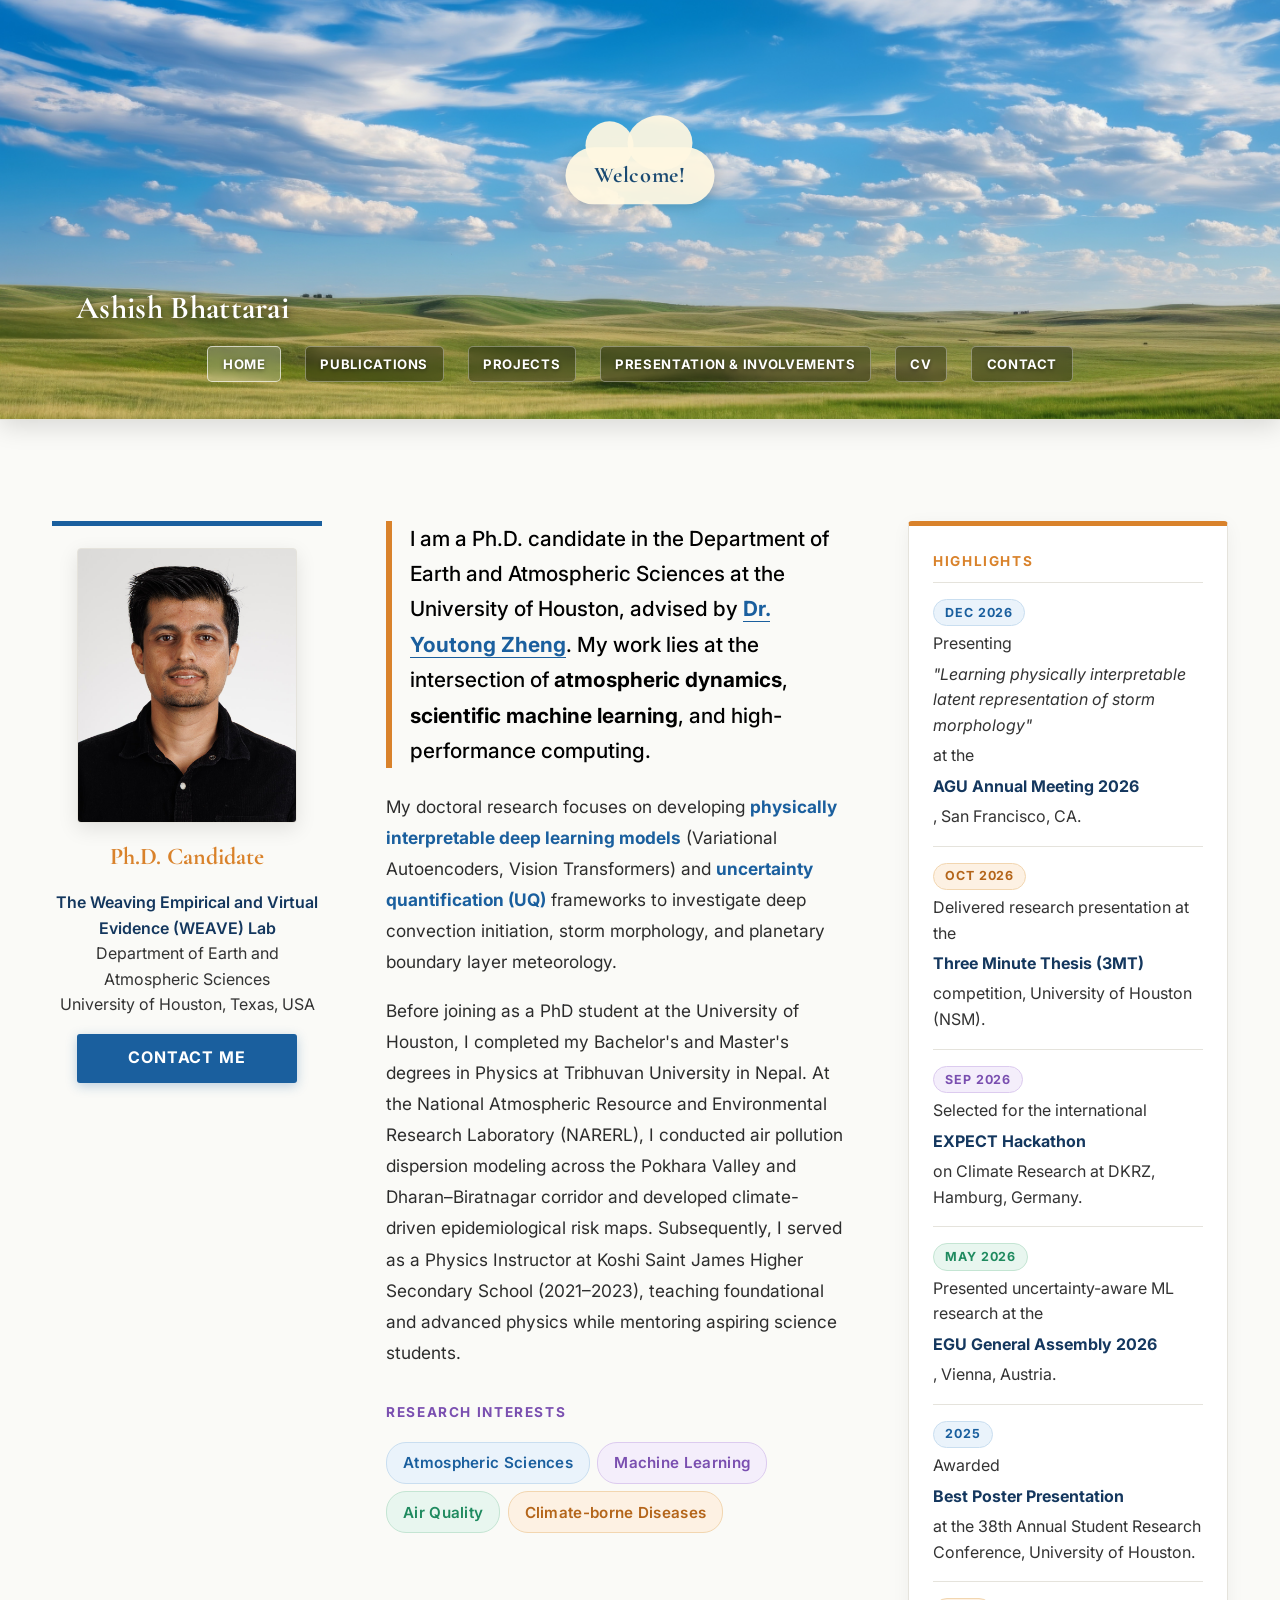
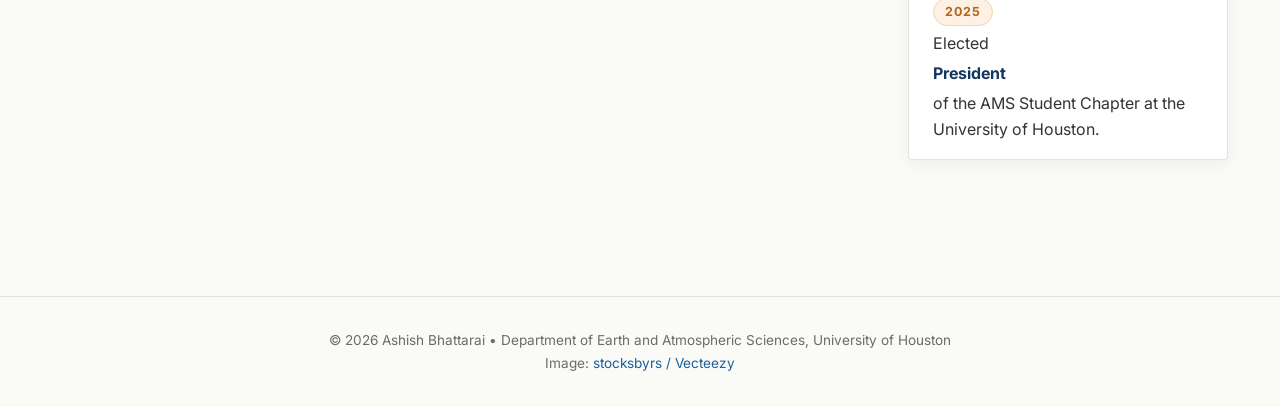
<file: index.html>
<!DOCTYPE html>
<html lang="en">
<head>
    <meta charset="UTF-8">
    <meta name="viewport" content="width=device-width, initial-scale=1.0">
    <meta name="description" content="Ashish Bhattarai is a Ph.D. candidate in Earth and Atmospheric Sciences at the University of Houston (WEAVE Lab). Research in interpretable machine learning, deep convection, and atmospheric dynamics.">
    <meta name="robots" content="index, follow">
    <link rel="canonical" href="https://asheeshb12.github.io/">
    <title>Ashish Bhattarai | Ph.D. Candidate in Atmospheric Sciences, University of Houston</title>
    <meta property="og:type" content="website">
    <meta property="og:title" content="Ashish Bhattarai | Ph.D. Candidate in Atmospheric Sciences">
    <meta property="og:description" content="Ph.D. candidate at the University of Houston. Interpretable machine learning, deep convection, and atmospheric dynamics.">
    <meta property="og:url" content="https://asheeshb12.github.io/">
    <meta property="og:image" content="https://asheeshb12.github.io/Images/hero-clouds.jpg">
    <script type="application/ld+json">{"@context":"https://schema.org","@type":"Person","name":"Ashish Bhattarai","jobTitle":"Ph.D. Candidate","affiliation":{"@type":"CollegeOrUniversity","name":"University of Houston"},"url":"https://asheeshb12.github.io/","sameAs":["https://scholar.google.com/citations?user=iHwrf_wAAAAJ","https://github.com/asheeshb12"]}</script>
    <link rel="icon" type="image/svg+xml" href="favicon.svg">
    <link rel="stylesheet" href="styles.css">
</head>
<body class="page-home">

    <!-- Atmospheric Cloud Hero Banner covering ~1/4 of page with both clouds and floor visible -->
    <header class="site-hero-header">
        <div class="hero-top-bar">
            <div class="container hero-nav-inner">
                <a href="index.html" class="hero-site-name">Ashish Bhattarai</a>
                <nav class="hero-nav">
                    <ul>
                        <li><a href="index.html" class="active">Home</a></li>
                        <li><a href="publications.html">Publications</a></li>
                        <li><a href="projects.html">Projects</a></li>
                        <li><a href="presentations.html">Presentation &amp; Involvements</a></li>
                        <li><a href="cv.html">CV</a></li>
                        <li><a href="contact.html">Contact</a></li>
                    </ul>
                </nav>
            </div>
        </div>

        <div class="hero-welcome">Welcome!</div>
    </header>

    <main>
        <div class="container">

            <!-- 3-Column Layout: Headshot + Bio + Highlights (Further Right) -->
            <div class="homepage-grid">
                
                <!-- Left Column: Headshot & Contact Button -->
                <aside class="profile-col">
                    <img src="Images/headshot.jpg" alt="Ashish Bhattarai" class="profile-photo">
                    <p class="profile-title">Ph.D. Candidate</p>
                    <p class="profile-affiliation">
                        <strong>The Weaving Empirical and Virtual Evidence (WEAVE) Lab</strong><br>
                        Department of Earth and Atmospheric Sciences<br>
                        University of Houston, Texas, USA
                    </p>
                    <a href="contact.html" class="contact-btn">Contact Me</a>
                </aside>

                <!-- Middle Column: Bio & Research Narrative -->
                <section class="bio-col">
                    <p class="bio-lead">
                        I am a Ph.D. candidate in the Department of Earth and Atmospheric Sciences
                        at the University of Houston, advised by <a href="https://youtongzheng.github.io/" target="_blank" rel="noopener"><strong>Dr. Youtong Zheng</strong></a>.
                        My work lies at the intersection of <strong>atmospheric dynamics</strong>, <strong>scientific machine learning</strong>,
                        and high-performance computing.
                    </p>
                    <p>
                        My doctoral research focuses on developing <strong>physically interpretable deep learning models</strong>
                        (Variational Autoencoders, Vision Transformers) and <strong>uncertainty quantification (UQ)</strong> frameworks
                        to investigate deep convection initiation, storm morphology, and planetary boundary layer meteorology.
                    </p>
                    <p>
                        Before joining as a PhD student at the University of Houston, I completed my Bachelor's and
                        Master's degrees in Physics at Tribhuvan University in Nepal. At the National Atmospheric Resource
                        and Environmental Research Laboratory (NARERL), I conducted air pollution dispersion modeling across
                        the Pokhara Valley and Dharan–Biratnagar corridor and developed climate-driven epidemiological risk
                        maps. Subsequently, I served as a Physics Instructor at Koshi Saint James Higher Secondary School
                        (2021–2023), teaching foundational and advanced physics while mentoring aspiring science students.
                    </p>

                    <p class="bio-interests-label">Research Interests</p>
                    <ul class="research-interests">
                        <li>Atmospheric Sciences</li>
                        <li>Machine Learning</li>
                        <li>Air Quality</li>
                        <li>Climate-borne Diseases</li>
                    </ul>
                </section>

                <!-- Right Column: Highlights (Shifted Further Right) -->
                <aside class="highlights-col">
                    <div class="highlights-col-title">Highlights</div>
                    <ul class="highlights-list">
                        <li>
                            <span class="hl-date">Dec 2026</span>
                            Presenting <em>"Learning physically interpretable latent representation of storm morphology"</em> at the <strong>AGU Annual Meeting 2026</strong>, San Francisco, CA.
                        </li>
                        <li>
                            <span class="hl-date">Oct 2026</span>
                            Delivered research presentation at the <strong>Three Minute Thesis (3MT)</strong> competition, University of Houston (NSM).
                        </li>
                        <li>
                            <span class="hl-date">Sep 2026</span>
                            Selected for the international <strong>EXPECT Hackathon</strong> on Climate Research at DKRZ, Hamburg, Germany.
                        </li>
                        <li>
                            <span class="hl-date">May 2026</span>
                            Presented uncertainty-aware ML research at the <strong>EGU General Assembly 2026</strong>, Vienna, Austria.
                        </li>
                        <li>
                            <span class="hl-date">2025</span>
                            Awarded <strong>Best Poster Presentation</strong> at the 38th Annual Student Research Conference, University of Houston.
                        </li>
                        <li>
                            <span class="hl-date">2025</span>
                            Elected <strong>President</strong> of the AMS Student Chapter at the University of Houston.
                        </li>
                    </ul>
                </aside>

            </div>

        </div>
    </main>

    <footer>
        <div class="container">
            &copy; 2026 Ashish Bhattarai &bull; Department of Earth and Atmospheric Sciences, University of Houston<br>
            Image: <a href="https://www.vecteezy.com/-/46674178-ethereal-clouds-drift-through-the-expansive-sky" target="_blank" rel="noopener">stocksbyrs / Vecteezy</a>
        </div>
    </footer>
</body>
</html>
</file>
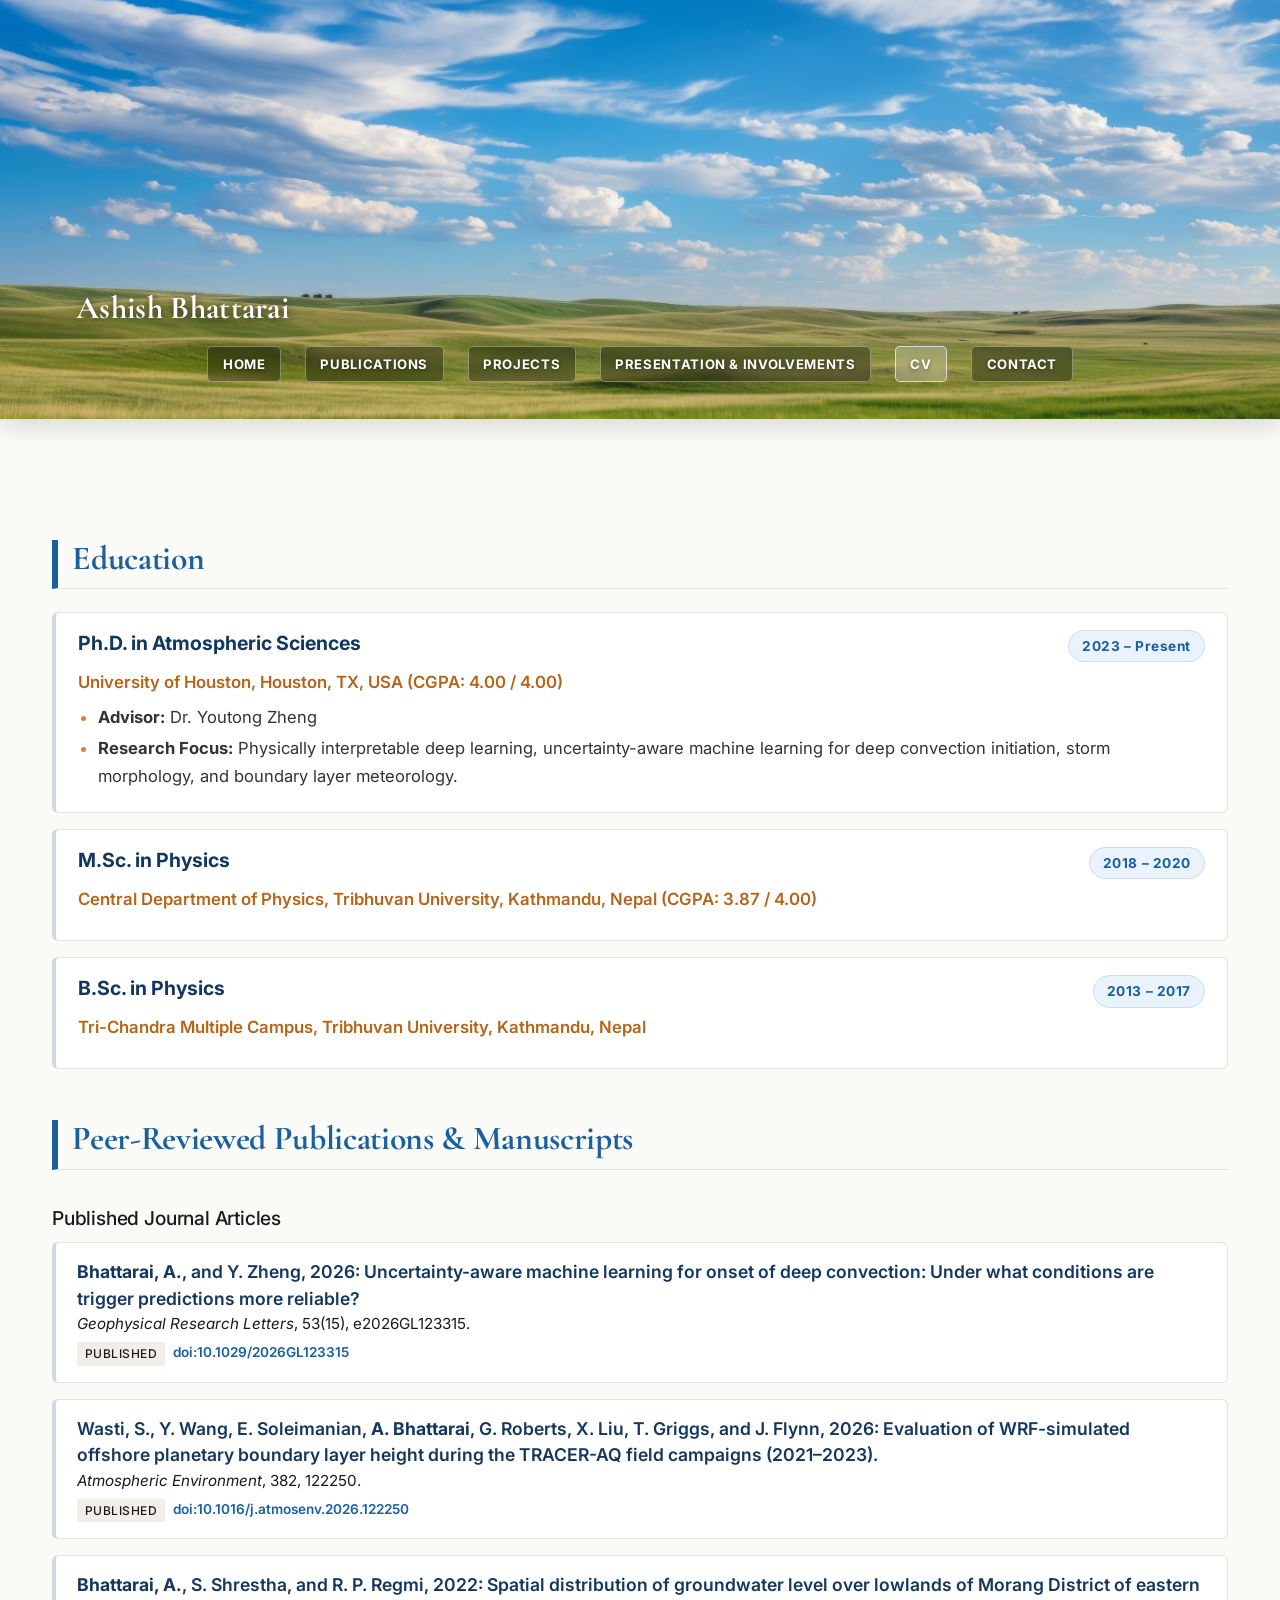
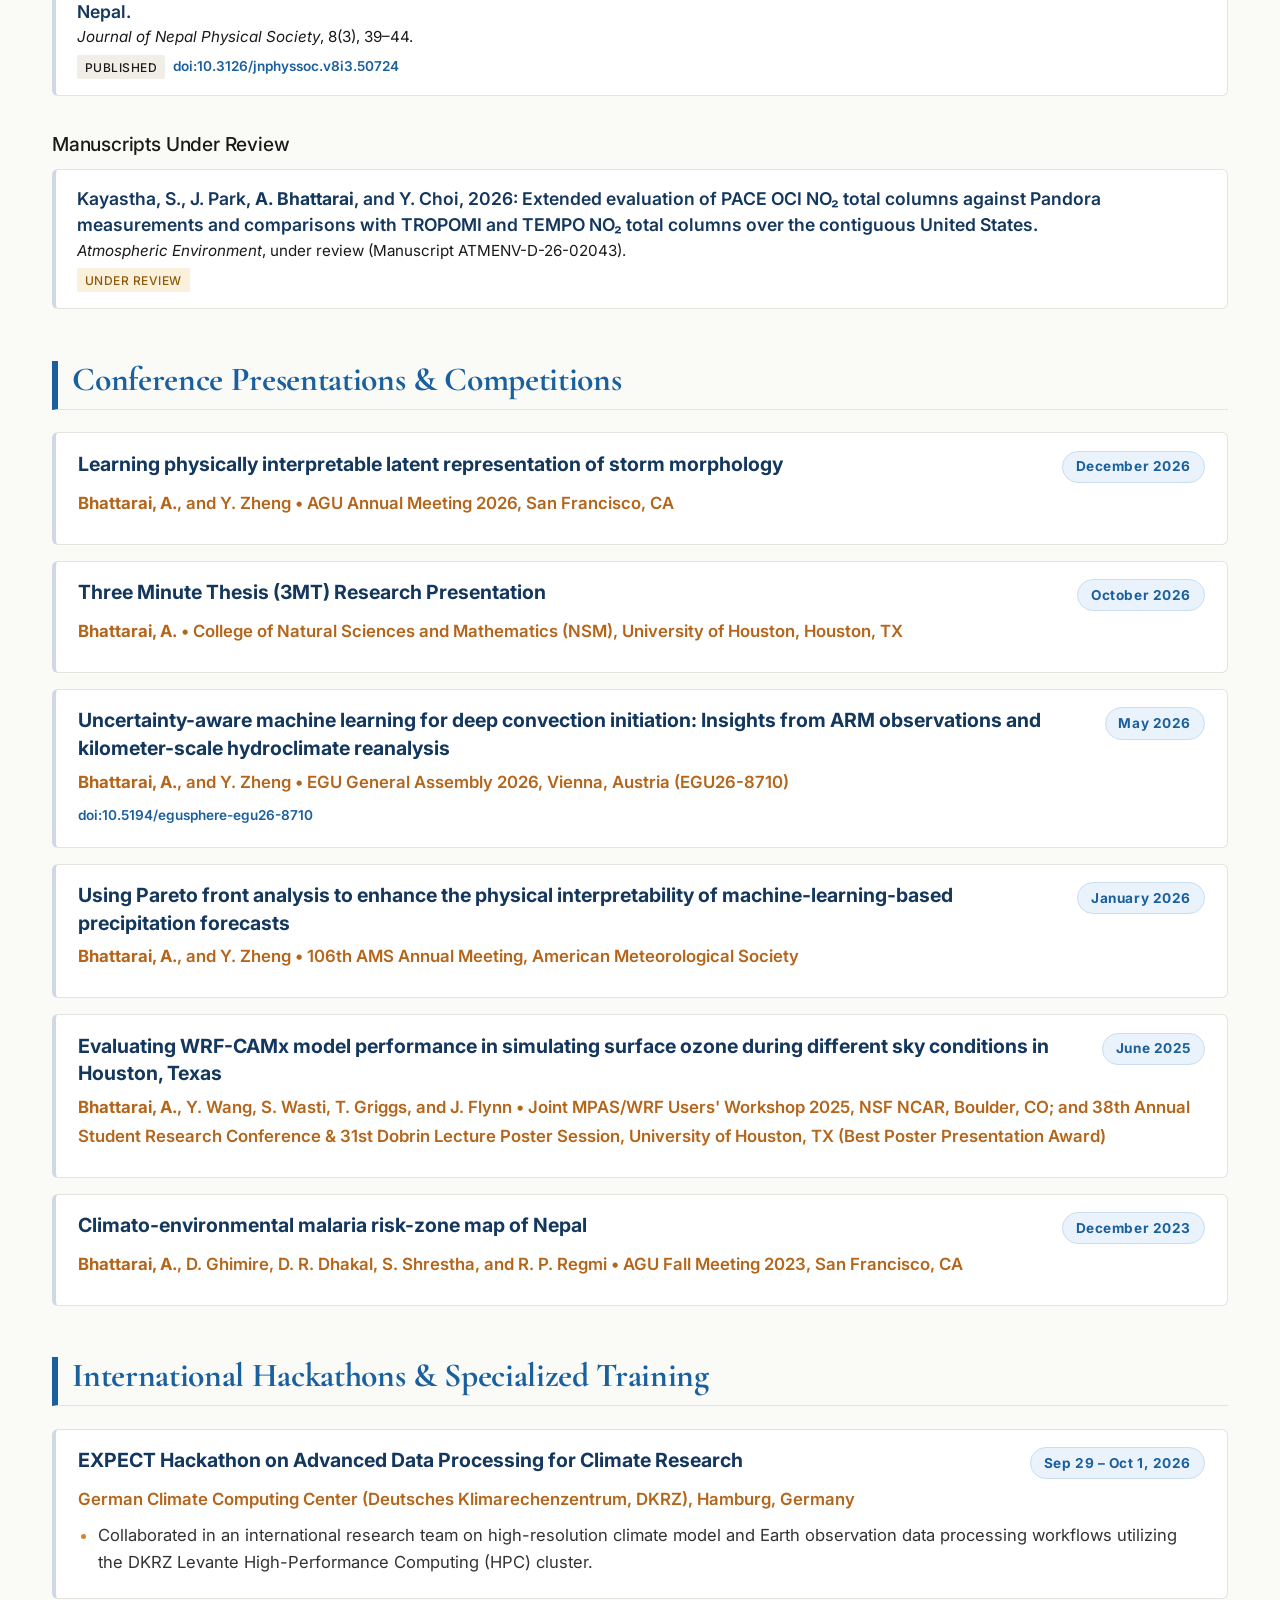
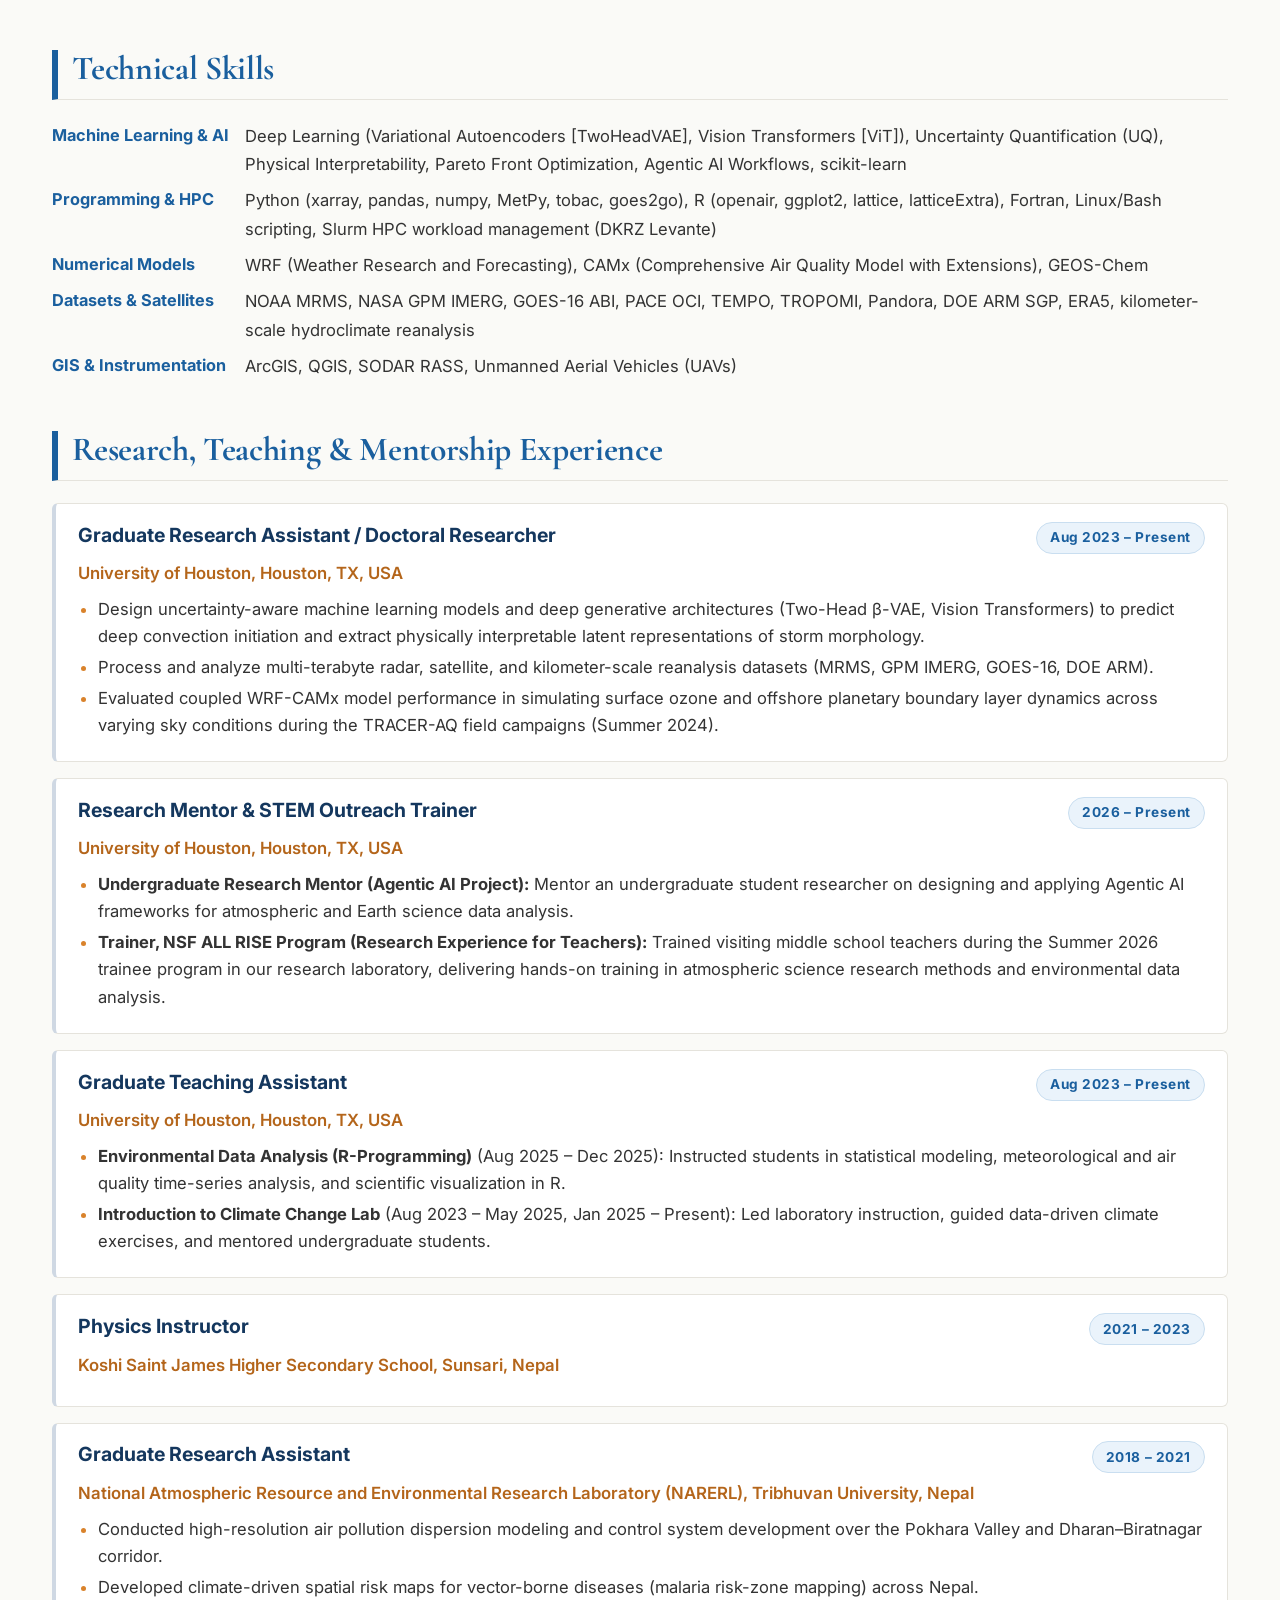
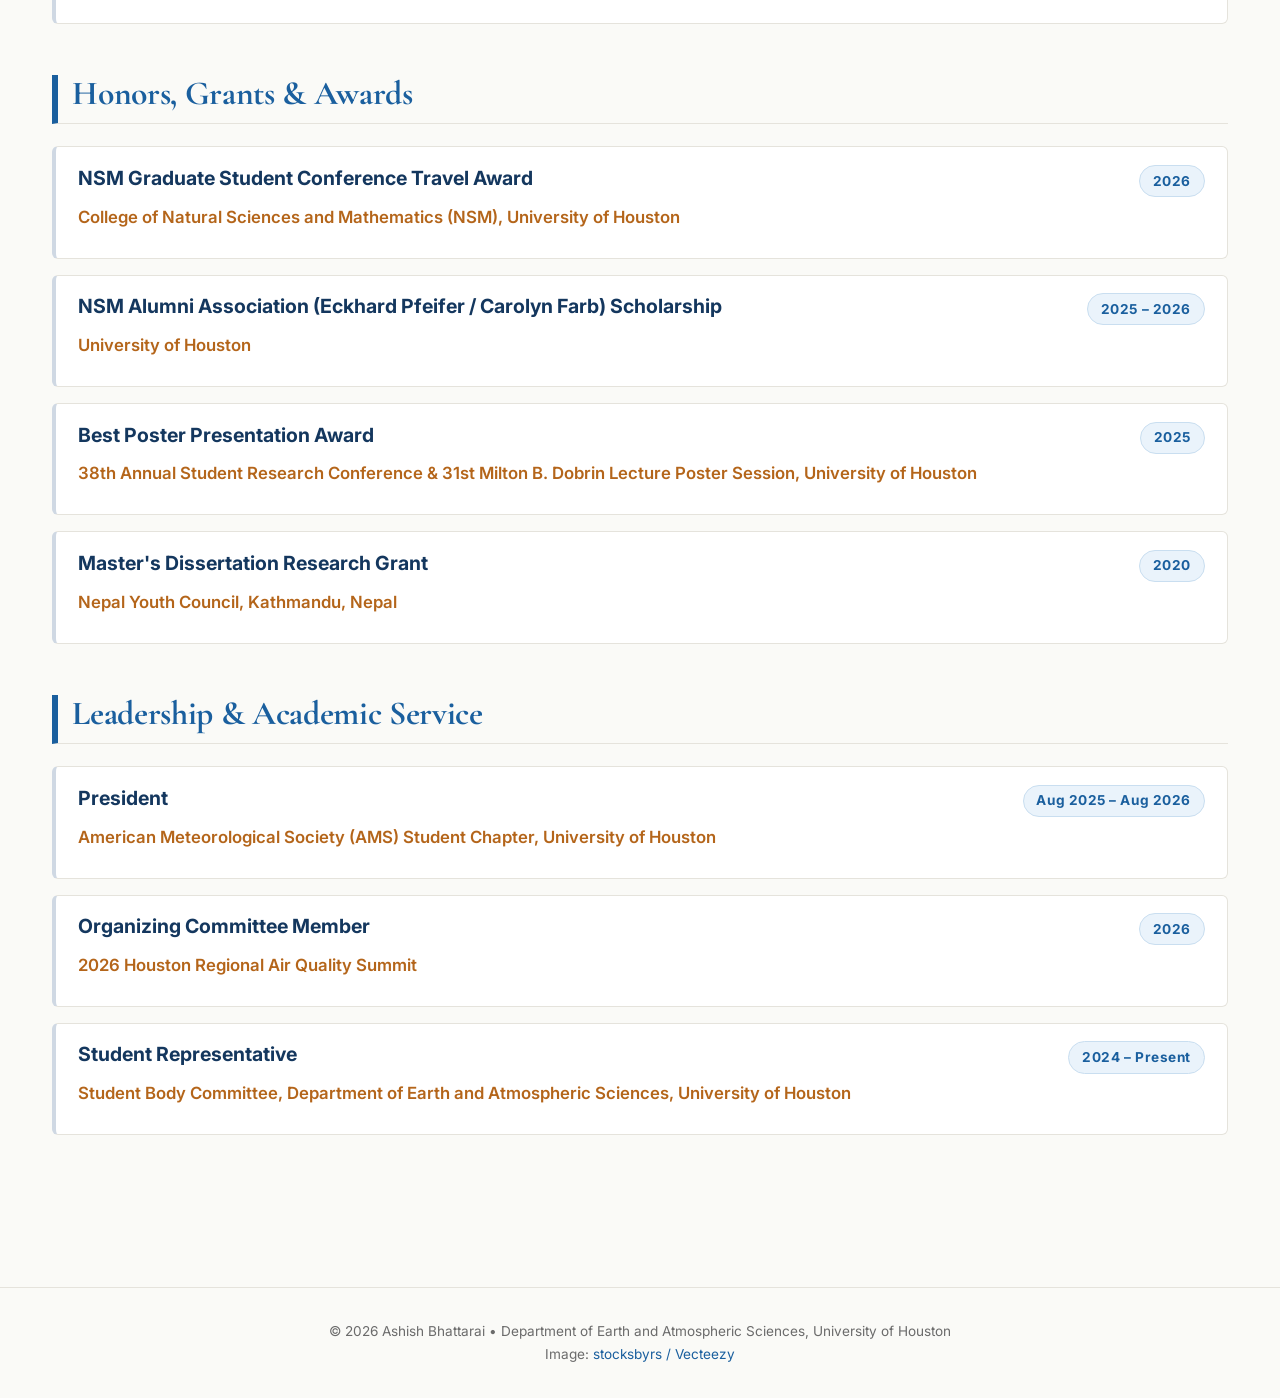
<file: cv.html>
<!DOCTYPE html>
<html lang="en">
<head>
    <meta charset="UTF-8">
    <meta name="viewport" content="width=device-width, initial-scale=1.0">
    <meta name="description" content="Curriculum Vitae of Ashish Bhattarai — Ph.D. researcher in Atmospheric Sciences at the University of Houston.">
    <meta name="robots" content="index, follow">
    <link rel="canonical" href="https://asheeshb12.github.io/cv.html">
    <title>CV — Ashish Bhattarai</title>
    <link rel="icon" type="image/svg+xml" href="favicon.svg">
    <link rel="stylesheet" href="styles.css">
</head>
<body class="page-pres page-cv">
    <!-- Atmospheric Cloud Hero Banner covering ~1/4 of page with both clouds and floor visible -->
    <header class="site-hero-header">
        <div class="hero-top-bar">
            <div class="container hero-nav-inner">
                <a href="index.html" class="hero-site-name">Ashish Bhattarai</a>
                <nav class="hero-nav">
                    <ul>
                        <li><a href="index.html">Home</a></li>
                        <li><a href="publications.html">Publications</a></li>
                        <li><a href="projects.html">Projects</a></li>
                        <li><a href="presentations.html">Presentation &amp; Involvements</a></li>
                        <li><a href="cv.html" class="active">CV</a></li>
                        <li><a href="contact.html">Contact</a></li>
                    </ul>
                </nav>
            </div>
        </div>

        <div class="container hero-banner-content">
        </div>
    </header>

    <main>
        <div class="container">

            <!-- Education -->
            <h2>Education</h2>

            <div class="cv-entry">
                <div class="cv-entry-header">
                    <span class="cv-entry-title">Ph.D. in Atmospheric Sciences</span>
                    <span class="cv-entry-date">2023 – Present</span>
                </div>
                <div class="cv-entry-org">University of Houston, Houston, TX, USA (CGPA: 4.00 / 4.00)</div>
                <ul>
                    <li><strong>Advisor:</strong> Dr. Youtong Zheng</li>
                    <li><strong>Research Focus:</strong> Physically interpretable deep learning, uncertainty-aware machine learning for deep convection initiation, storm morphology, and boundary layer meteorology.</li>
                </ul>
            </div>

            <div class="cv-entry">
                <div class="cv-entry-header">
                    <span class="cv-entry-title">M.Sc. in Physics</span>
                    <span class="cv-entry-date">2018 – 2020</span>
                </div>
                <div class="cv-entry-org">Central Department of Physics, Tribhuvan University, Kathmandu, Nepal (CGPA: 3.87 / 4.00)</div>
            </div>

            <div class="cv-entry">
                <div class="cv-entry-header">
                    <span class="cv-entry-title">B.Sc. in Physics</span>
                    <span class="cv-entry-date">2013 – 2017</span>
                </div>
                <div class="cv-entry-org">Tri-Chandra Multiple Campus, Tribhuvan University, Kathmandu, Nepal</div>
            </div>

            <!-- Publications -->
            <h2>Peer-Reviewed Publications &amp; Manuscripts</h2>

            <h3>Published Journal Articles</h3>

            <div class="publication">
                <div class="publication-title">
                    <strong>Bhattarai, A.</strong>, and Y. Zheng, 2026: Uncertainty-aware machine learning for onset of deep convection: Under what conditions are trigger predictions more reliable?
                </div>
                <div><em>Geophysical Research Letters</em>, 53(15), e2026GL123315.</div>
                <div class="publication-links">
                    <span class="pub-badge">Published</span>
                    <a class="pub-link" href="https://doi.org/10.1029/2026GL123315" target="_blank" rel="noopener">doi:10.1029/2026GL123315</a>
                </div>
            </div>

            <div class="publication">
                <div class="publication-title">
                    Wasti, S., Y. Wang, E. Soleimanian, <strong>A. Bhattarai</strong>, G. Roberts, X. Liu, T. Griggs, and J. Flynn, 2026: Evaluation of WRF-simulated offshore planetary boundary layer height during the TRACER-AQ field campaigns (2021–2023).
                </div>
                <div><em>Atmospheric Environment</em>, 382, 122250.</div>
                <div class="publication-links">
                    <span class="pub-badge">Published</span>
                    <a class="pub-link" href="https://doi.org/10.1016/j.atmosenv.2026.122250" target="_blank" rel="noopener">doi:10.1016/j.atmosenv.2026.122250</a>
                </div>
            </div>

            <div class="publication">
                <div class="publication-title">
                    <strong>Bhattarai, A.</strong>, S. Shrestha, and R. P. Regmi, 2022: Spatial distribution of groundwater level over lowlands of Morang District of eastern Nepal.
                </div>
                <div><em>Journal of Nepal Physical Society</em>, 8(3), 39–44.</div>
                <div class="publication-links">
                    <span class="pub-badge">Published</span>
                    <a class="pub-link" href="https://doi.org/10.3126/jnphyssoc.v8i3.50724" target="_blank" rel="noopener">doi:10.3126/jnphyssoc.v8i3.50724</a>
                </div>
            </div>

            <h3>Manuscripts Under Review</h3>

            <div class="publication">
                <div class="publication-title">
                    Kayastha, S., J. Park, <strong>A. Bhattarai</strong>, and Y. Choi, 2026: Extended evaluation of PACE OCI NO₂ total columns against Pandora measurements and comparisons with TROPOMI and TEMPO NO₂ total columns over the contiguous United States.
                </div>
                <div><em>Atmospheric Environment</em>, under review (Manuscript ATMENV-D-26-02043).</div>
                <div class="publication-links">
                    <span class="pub-badge under-review">Under Review</span>
                </div>
            </div>

            <!-- Conference Presentations -->
            <h2>Conference Presentations &amp; Competitions</h2>

            <div class="cv-entry">
                <div class="cv-entry-header">
                    <span class="cv-entry-title">Learning physically interpretable latent representation of storm morphology</span>
                    <span class="cv-entry-date">December 2026</span>
                </div>
                <div class="cv-entry-org"><strong>Bhattarai, A.</strong>, and Y. Zheng &bull; AGU Annual Meeting 2026, San Francisco, CA</div>
            </div>

            <div class="cv-entry">
                <div class="cv-entry-header">
                    <span class="cv-entry-title">Three Minute Thesis (3MT) Research Presentation</span>
                    <span class="cv-entry-date">October 2026</span>
                </div>
                <div class="cv-entry-org"><strong>Bhattarai, A.</strong> &bull; College of Natural Sciences and Mathematics (NSM), University of Houston, Houston, TX</div>
            </div>

            <div class="cv-entry">
                <div class="cv-entry-header">
                    <span class="cv-entry-title">Uncertainty-aware machine learning for deep convection initiation: Insights from ARM observations and kilometer-scale hydroclimate reanalysis</span>
                    <span class="cv-entry-date">May 2026</span>
                </div>
                <div class="cv-entry-org"><strong>Bhattarai, A.</strong>, and Y. Zheng &bull; EGU General Assembly 2026, Vienna, Austria (EGU26-8710)</div>
                <div class="publication-links">
                    <a class="pub-link" href="https://doi.org/10.5194/egusphere-egu26-8710" target="_blank" rel="noopener">doi:10.5194/egusphere-egu26-8710</a>
                </div>
            </div>

            <div class="cv-entry">
                <div class="cv-entry-header">
                    <span class="cv-entry-title">Using Pareto front analysis to enhance the physical interpretability of machine-learning-based precipitation forecasts</span>
                    <span class="cv-entry-date">January 2026</span>
                </div>
                <div class="cv-entry-org"><strong>Bhattarai, A.</strong>, and Y. Zheng &bull; 106th AMS Annual Meeting, American Meteorological Society</div>
            </div>

            <div class="cv-entry">
                <div class="cv-entry-header">
                    <span class="cv-entry-title">Evaluating WRF-CAMx model performance in simulating surface ozone during different sky conditions in Houston, Texas</span>
                    <span class="cv-entry-date">June 2025</span>
                </div>
                <div class="cv-entry-org"><strong>Bhattarai, A.</strong>, Y. Wang, S. Wasti, T. Griggs, and J. Flynn &bull; Joint MPAS/WRF Users' Workshop 2025, NSF NCAR, Boulder, CO; and 38th Annual Student Research Conference &amp; 31st Dobrin Lecture Poster Session, University of Houston, TX <span class="pub-status">(Best Poster Presentation Award)</span></div>
            </div>

            <div class="cv-entry">
                <div class="cv-entry-header">
                    <span class="cv-entry-title">Climato-environmental malaria risk-zone map of Nepal</span>
                    <span class="cv-entry-date">December 2023</span>
                </div>
                <div class="cv-entry-org"><strong>Bhattarai, A.</strong>, D. Ghimire, D. R. Dhakal, S. Shrestha, and R. P. Regmi &bull; AGU Fall Meeting 2023, San Francisco, CA</div>
            </div>

            <!-- Specialized Training & Hackathons -->
            <h2>International Hackathons &amp; Specialized Training</h2>

            <div class="cv-entry">
                <div class="cv-entry-header">
                    <span class="cv-entry-title">EXPECT Hackathon on Advanced Data Processing for Climate Research</span>
                    <span class="cv-entry-date">Sep 29 – Oct 1, 2026</span>
                </div>
                <div class="cv-entry-org">German Climate Computing Center (Deutsches Klimarechenzentrum, DKRZ), Hamburg, Germany</div>
                <ul>
                    <li>Collaborated in an international research team on high-resolution climate model and Earth observation data processing workflows utilizing the DKRZ Levante High-Performance Computing (HPC) cluster.</li>
                </ul>
            </div>

            <!-- Technical Skills -->
            <h2>Technical Skills</h2>
            <dl class="skills-grid">
                <dt>Machine Learning &amp; AI</dt>
                <dd>Deep Learning (Variational Autoencoders [TwoHeadVAE], Vision Transformers [ViT]), Uncertainty Quantification (UQ), Physical Interpretability, Pareto Front Optimization, Agentic AI Workflows, scikit-learn</dd>

                <dt>Programming &amp; HPC</dt>
                <dd>Python (xarray, pandas, numpy, MetPy, tobac, goes2go), R (openair, ggplot2, lattice, latticeExtra), Fortran, Linux/Bash scripting, Slurm HPC workload management (DKRZ Levante)</dd>

                <dt>Numerical Models</dt>
                <dd>WRF (Weather Research and Forecasting), CAMx (Comprehensive Air Quality Model with Extensions), GEOS-Chem</dd>

                <dt>Datasets &amp; Satellites</dt>
                <dd>NOAA MRMS, NASA GPM IMERG, GOES-16 ABI, PACE OCI, TEMPO, TROPOMI, Pandora, DOE ARM SGP, ERA5, kilometer-scale hydroclimate reanalysis</dd>

                <dt>GIS &amp; Instrumentation</dt>
                <dd>ArcGIS, QGIS, SODAR RASS, Unmanned Aerial Vehicles (UAVs)</dd>
            </dl>

            <!-- Research & Experience -->
            <h2>Research, Teaching &amp; Mentorship Experience</h2>

            <div class="cv-entry">
                <div class="cv-entry-header">
                    <span class="cv-entry-title">Graduate Research Assistant / Doctoral Researcher</span>
                    <span class="cv-entry-date">Aug 2023 – Present</span>
                </div>
                <div class="cv-entry-org">University of Houston, Houston, TX, USA</div>
                <ul>
                    <li>Design uncertainty-aware machine learning models and deep generative architectures (Two-Head &beta;-VAE, Vision Transformers) to predict deep convection initiation and extract physically interpretable latent representations of storm morphology.</li>
                    <li>Process and analyze multi-terabyte radar, satellite, and kilometer-scale reanalysis datasets (MRMS, GPM IMERG, GOES-16, DOE ARM).</li>
                    <li>Evaluated coupled WRF-CAMx model performance in simulating surface ozone and offshore planetary boundary layer dynamics across varying sky conditions during the TRACER-AQ field campaigns (Summer 2024).</li>
                </ul>
            </div>

            <div class="cv-entry">
                <div class="cv-entry-header">
                    <span class="cv-entry-title">Research Mentor &amp; STEM Outreach Trainer</span>
                    <span class="cv-entry-date">2026 – Present</span>
                </div>
                <div class="cv-entry-org">University of Houston, Houston, TX, USA</div>
                <ul>
                    <li><strong>Undergraduate Research Mentor (Agentic AI Project):</strong> Mentor an undergraduate student researcher on designing and applying Agentic AI frameworks for atmospheric and Earth science data analysis.</li>
                    <li><strong>Trainer, NSF ALL RISE Program (Research Experience for Teachers):</strong> Trained visiting middle school teachers during the Summer 2026 trainee program in our research laboratory, delivering hands-on training in atmospheric science research methods and environmental data analysis.</li>
                </ul>
            </div>

            <div class="cv-entry">
                <div class="cv-entry-header">
                    <span class="cv-entry-title">Graduate Teaching Assistant</span>
                    <span class="cv-entry-date">Aug 2023 – Present</span>
                </div>
                <div class="cv-entry-org">University of Houston, Houston, TX, USA</div>
                <ul>
                    <li><strong>Environmental Data Analysis (R-Programming)</strong> (Aug 2025 – Dec 2025): Instructed students in statistical modeling, meteorological and air quality time-series analysis, and scientific visualization in R.</li>
                    <li><strong>Introduction to Climate Change Lab</strong> (Aug 2023 – May 2025, Jan 2025 – Present): Led laboratory instruction, guided data-driven climate exercises, and mentored undergraduate students.</li>
                </ul>
            </div>

            <div class="cv-entry">
                <div class="cv-entry-header">
                    <span class="cv-entry-title">Physics Instructor</span>
                    <span class="cv-entry-date">2021 – 2023</span>
                </div>
                <div class="cv-entry-org">Koshi Saint James Higher Secondary School, Sunsari, Nepal</div>
            </div>

            <div class="cv-entry">
                <div class="cv-entry-header">
                    <span class="cv-entry-title">Graduate Research Assistant</span>
                    <span class="cv-entry-date">2018 – 2021</span>
                </div>
                <div class="cv-entry-org">National Atmospheric Resource and Environmental Research Laboratory (NARERL), Tribhuvan University, Nepal</div>
                <ul>
                    <li>Conducted high-resolution air pollution dispersion modeling and control system development over the Pokhara Valley and Dharan–Biratnagar corridor.</li>
                    <li>Developed climate-driven spatial risk maps for vector-borne diseases (malaria risk-zone mapping) across Nepal.</li>
                </ul>
            </div>

            <!-- Honors, Grants & Awards -->
            <h2>Honors, Grants &amp; Awards</h2>

            <div class="cv-entry">
                <div class="cv-entry-header">
                    <span class="cv-entry-title">NSM Graduate Student Conference Travel Award</span>
                    <span class="cv-entry-date">2026</span>
                </div>
                <div class="cv-entry-org">College of Natural Sciences and Mathematics (NSM), University of Houston</div>
            </div>

            <div class="cv-entry">
                <div class="cv-entry-header">
                    <span class="cv-entry-title">NSM Alumni Association (Eckhard Pfeifer / Carolyn Farb) Scholarship</span>
                    <span class="cv-entry-date">2025 – 2026</span>
                </div>
                <div class="cv-entry-org">University of Houston</div>
            </div>

            <div class="cv-entry">
                <div class="cv-entry-header">
                    <span class="cv-entry-title">Best Poster Presentation Award</span>
                    <span class="cv-entry-date">2025</span>
                </div>
                <div class="cv-entry-org">38th Annual Student Research Conference &amp; 31st Milton B. Dobrin Lecture Poster Session, University of Houston</div>
            </div>

            <div class="cv-entry">
                <div class="cv-entry-header">
                    <span class="cv-entry-title">Master's Dissertation Research Grant</span>
                    <span class="cv-entry-date">2020</span>
                </div>
                <div class="cv-entry-org">Nepal Youth Council, Kathmandu, Nepal</div>
            </div>

            <!-- Leadership & Academic Service -->
            <h2>Leadership &amp; Academic Service</h2>

            <div class="cv-entry">
                <div class="cv-entry-header">
                    <span class="cv-entry-title">President</span>
                    <span class="cv-entry-date">Aug 2025 – Aug 2026</span>
                </div>
                <div class="cv-entry-org">American Meteorological Society (AMS) Student Chapter, University of Houston</div>
            </div>

            <div class="cv-entry">
                <div class="cv-entry-header">
                    <span class="cv-entry-title">Organizing Committee Member</span>
                    <span class="cv-entry-date">2026</span>
                </div>
                <div class="cv-entry-org">2026 Houston Regional Air Quality Summit</div>
            </div>

            <div class="cv-entry">
                <div class="cv-entry-header">
                    <span class="cv-entry-title">Student Representative</span>
                    <span class="cv-entry-date">2024 – Present</span>
                </div>
                <div class="cv-entry-org">Student Body Committee, Department of Earth and Atmospheric Sciences, University of Houston</div>
            </div>
        </div>
    </main>

    <footer>
        <div class="container">
            &copy; 2026 Ashish Bhattarai &bull; Department of Earth and Atmospheric Sciences, University of Houston<br>
            Image: <a href="https://www.vecteezy.com/-/46674178-ethereal-clouds-drift-through-the-expansive-sky" target="_blank" rel="noopener">stocksbyrs / Vecteezy</a>
        </div>
    </footer>
</body>
</html>
</file>
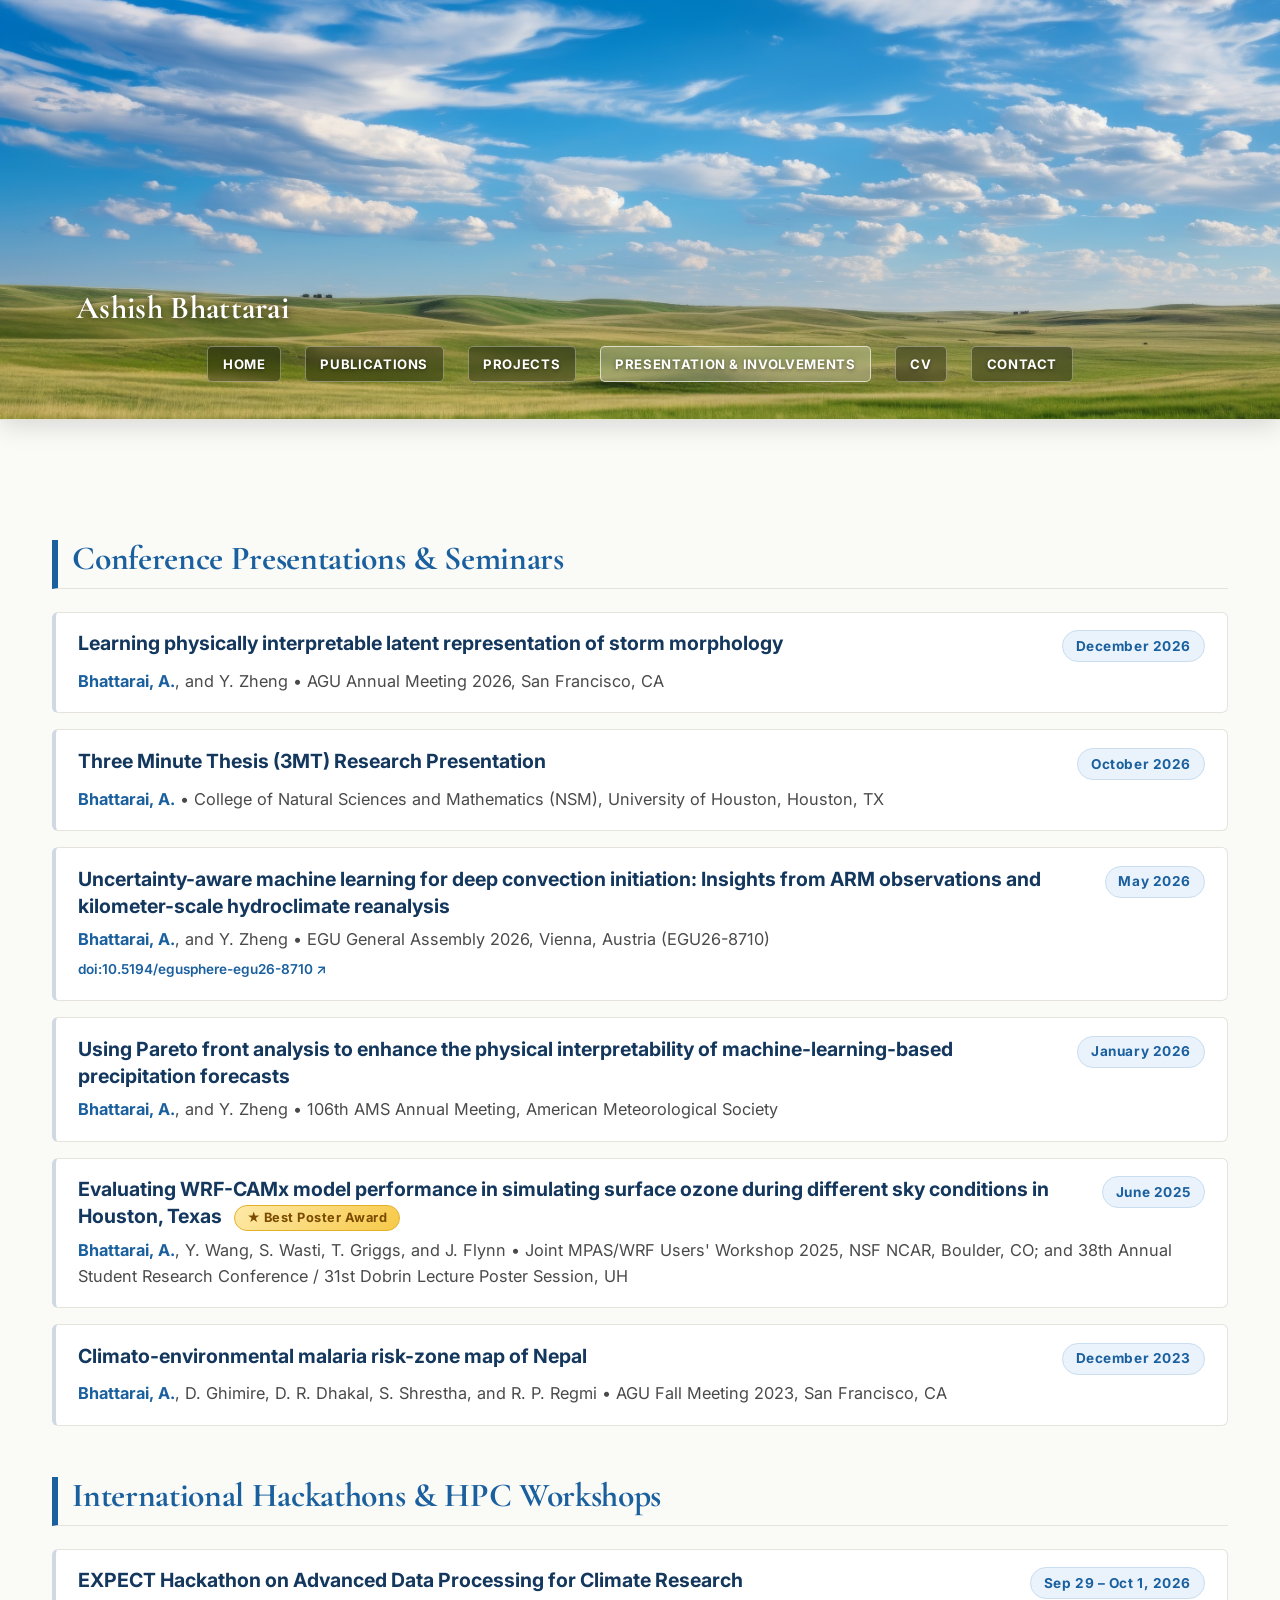
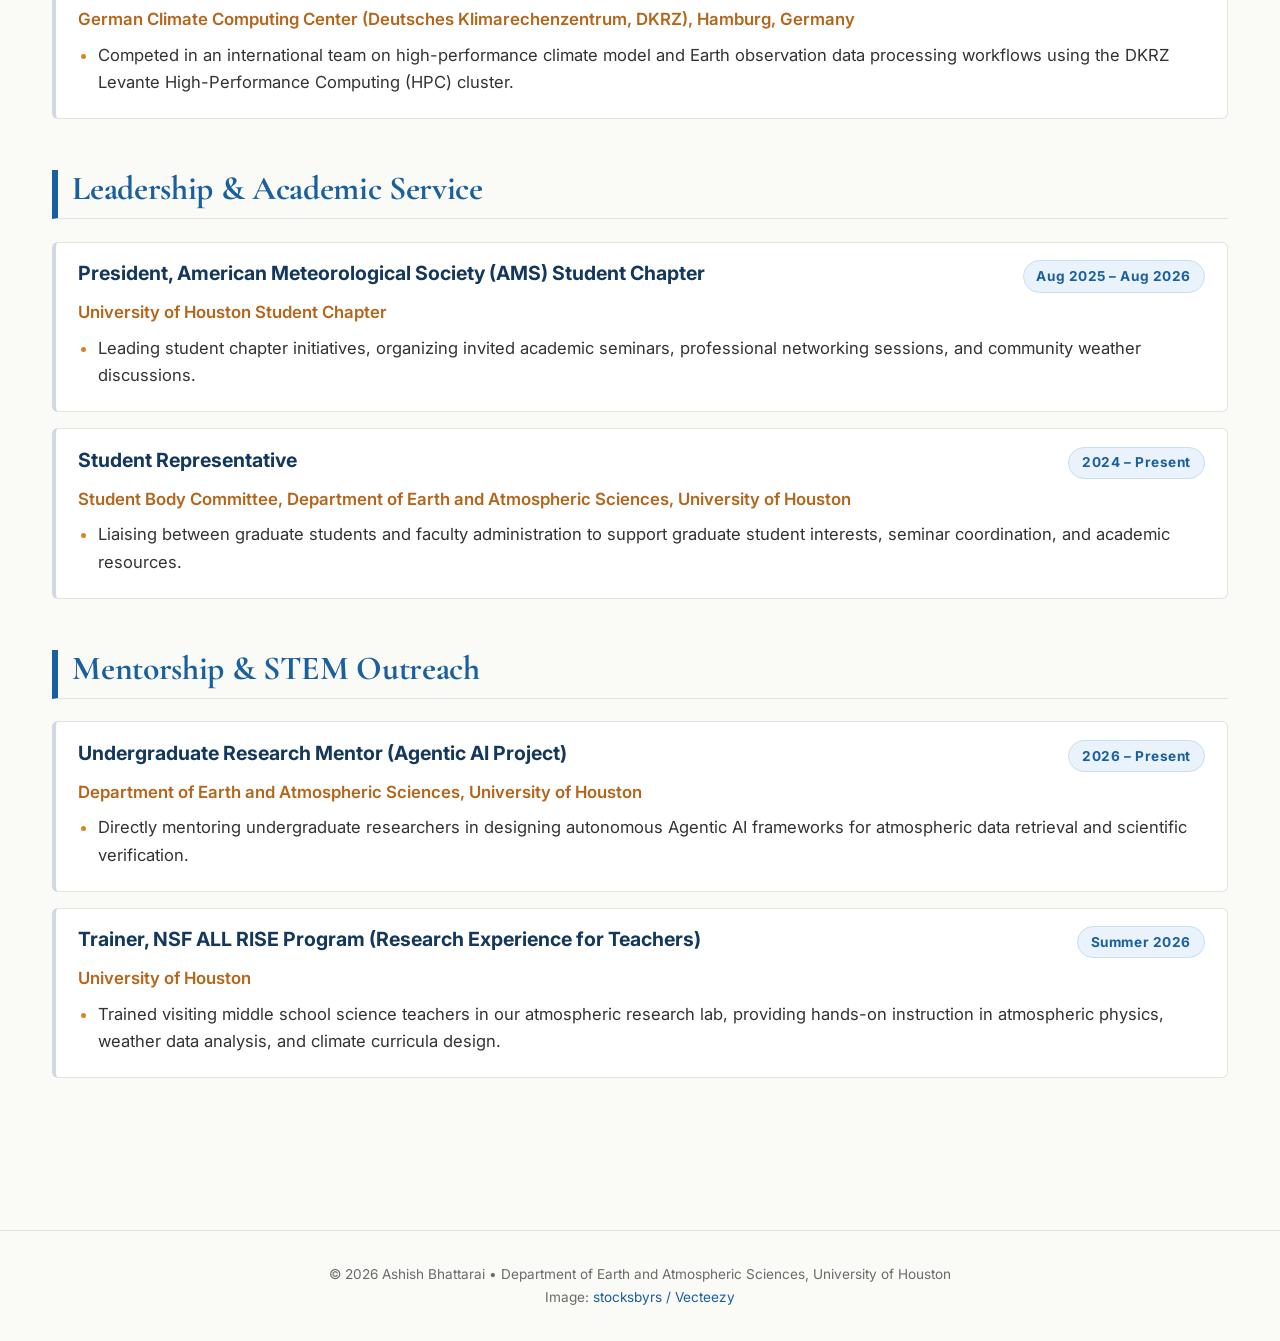
<file: presentations.html>
<!DOCTYPE html>
<html lang="en">
<head>
    <meta charset="UTF-8">
    <meta name="viewport" content="width=device-width, initial-scale=1.0">
    <meta name="description" content="Presentations, Seminars, and Professional Involvement — Ashish Bhattarai, University of Houston.">
    <meta name="robots" content="index, follow">
    <link rel="canonical" href="https://asheeshb12.github.io/presentations.html">
    <title>Presentations &amp; Involvement — Ashish Bhattarai</title>
    <link rel="icon" type="image/svg+xml" href="favicon.svg">
    <link rel="stylesheet" href="styles.css">
</head>
<body class="page-pres">
    <!-- Atmospheric Cloud Hero Banner covering ~1/4 of page with both clouds and floor visible -->
    <header class="site-hero-header">
        <div class="hero-top-bar">
            <div class="container hero-nav-inner">
                <a href="index.html" class="hero-site-name">Ashish Bhattarai</a>
                <nav class="hero-nav">
                    <ul>
                        <li><a href="index.html">Home</a></li>
                        <li><a href="publications.html">Publications</a></li>
                        <li><a href="projects.html">Projects</a></li>
                        <li><a href="presentations.html" class="active">Presentation &amp; Involvements</a></li>
                        <li><a href="cv.html">CV</a></li>
                        <li><a href="contact.html">Contact</a></li>
                    </ul>
                </nav>
            </div>
        </div>

        <div class="container hero-banner-content">
        </div>
    </header>

    <main>
        <div class="container">

            <!-- Section 1: Conference Presentations & Seminars -->
            <h2>Conference Presentations &amp; Seminars</h2>

            <div class="presentation-item">
                <div class="presentation-header">
                    <span class="presentation-title">Learning physically interpretable latent representation of storm morphology</span>
                    <span class="cv-entry-date">December 2026</span>
                </div>
                <div class="presentation-venue"><strong>Bhattarai, A.</strong>, and Y. Zheng &bull; AGU Annual Meeting 2026, San Francisco, CA</div>
            </div>

            <div class="presentation-item">
                <div class="presentation-header">
                    <span class="presentation-title">Three Minute Thesis (3MT) Research Presentation</span>
                    <span class="cv-entry-date">October 2026</span>
                </div>
                <div class="presentation-venue"><strong>Bhattarai, A.</strong> &bull; College of Natural Sciences and Mathematics (NSM), University of Houston, Houston, TX</div>
            </div>

            <div class="presentation-item">
                <div class="presentation-header">
                    <span class="presentation-title">Uncertainty-aware machine learning for deep convection initiation: Insights from ARM observations and kilometer-scale hydroclimate reanalysis</span>
                    <span class="cv-entry-date">May 2026</span>
                </div>
                <div class="presentation-venue"><strong>Bhattarai, A.</strong>, and Y. Zheng &bull; EGU General Assembly 2026, Vienna, Austria (EGU26-8710)</div>
                <div class="publication-links">
                    <a class="pub-link" href="https://doi.org/10.5194/egusphere-egu26-8710" target="_blank" rel="noopener">doi:10.5194/egusphere-egu26-8710 &nearr;</a>
                </div>
            </div>

            <div class="presentation-item">
                <div class="presentation-header">
                    <span class="presentation-title">Using Pareto front analysis to enhance the physical interpretability of machine-learning-based precipitation forecasts</span>
                    <span class="cv-entry-date">January 2026</span>
                </div>
                <div class="presentation-venue"><strong>Bhattarai, A.</strong>, and Y. Zheng &bull; 106th AMS Annual Meeting, American Meteorological Society</div>
            </div>

            <div class="presentation-item">
                <div class="presentation-header">
                    <span class="presentation-title">
                        Evaluating WRF-CAMx model performance in simulating surface ozone during different sky conditions in Houston, Texas
                        <span class="award-badge">&#9733; Best Poster Award</span>
                    </span>
                    <span class="cv-entry-date">June 2025</span>
                </div>
                <div class="presentation-venue">
                    <strong>Bhattarai, A.</strong>, Y. Wang, S. Wasti, T. Griggs, and J. Flynn &bull; Joint MPAS/WRF Users' Workshop 2025, NSF NCAR, Boulder, CO; and 38th Annual Student Research Conference / 31st Dobrin Lecture Poster Session, UH
                </div>
            </div>

            <div class="presentation-item">
                <div class="presentation-header">
                    <span class="presentation-title">Climato-environmental malaria risk-zone map of Nepal</span>
                    <span class="cv-entry-date">December 2023</span>
                </div>
                <div class="presentation-venue"><strong>Bhattarai, A.</strong>, D. Ghimire, D. R. Dhakal, S. Shrestha, and R. P. Regmi &bull; AGU Fall Meeting 2023, San Francisco, CA</div>
            </div>

            <!-- Section 2: International Hackathons & HPC Workshops -->
            <h2>International Hackathons &amp; HPC Workshops</h2>

            <div class="cv-entry">
                <div class="cv-entry-header">
                    <span class="cv-entry-title">EXPECT Hackathon on Advanced Data Processing for Climate Research</span>
                    <span class="cv-entry-date">Sep 29 – Oct 1, 2026</span>
                </div>
                <div class="cv-entry-org">German Climate Computing Center (Deutsches Klimarechenzentrum, DKRZ), Hamburg, Germany</div>
                <ul>
                    <li>Competed in an international team on high-performance climate model and Earth observation data processing workflows using the DKRZ Levante High-Performance Computing (HPC) cluster.</li>
                </ul>
            </div>

            <!-- Section 3: Leadership & Academic Service -->
            <h2>Leadership &amp; Academic Service</h2>

            <div class="cv-entry">
                <div class="cv-entry-header">
                    <span class="cv-entry-title">President, American Meteorological Society (AMS) Student Chapter</span>
                    <span class="cv-entry-date">Aug 2025 – Aug 2026</span>
                </div>
                <div class="cv-entry-org">University of Houston Student Chapter</div>
                <ul>
                    <li>Leading student chapter initiatives, organizing invited academic seminars, professional networking sessions, and community weather discussions.</li>
                </ul>
            </div>

            <div class="cv-entry">
                <div class="cv-entry-header">
                    <span class="cv-entry-title">Student Representative</span>
                    <span class="cv-entry-date">2024 – Present</span>
                </div>
                <div class="cv-entry-org">Student Body Committee, Department of Earth and Atmospheric Sciences, University of Houston</div>
                <ul>
                    <li>Liaising between graduate students and faculty administration to support graduate student interests, seminar coordination, and academic resources.</li>
                </ul>
            </div>

            <!-- Section 4: Mentorship & STEM Outreach -->
            <h2>Mentorship &amp; STEM Outreach</h2>

            <div class="cv-entry">
                <div class="cv-entry-header">
                    <span class="cv-entry-title">Undergraduate Research Mentor (Agentic AI Project)</span>
                    <span class="cv-entry-date">2026 – Present</span>
                </div>
                <div class="cv-entry-org">Department of Earth and Atmospheric Sciences, University of Houston</div>
                <ul>
                    <li>Directly mentoring undergraduate researchers in designing autonomous Agentic AI frameworks for atmospheric data retrieval and scientific verification.</li>
                </ul>
            </div>

            <div class="cv-entry">
                <div class="cv-entry-header">
                    <span class="cv-entry-title">Trainer, NSF ALL RISE Program (Research Experience for Teachers)</span>
                    <span class="cv-entry-date">Summer 2026</span>
                </div>
                <div class="cv-entry-org">University of Houston</div>
                <ul>
                    <li>Trained visiting middle school science teachers in our atmospheric research lab, providing hands-on instruction in atmospheric physics, weather data analysis, and climate curricula design.</li>
                </ul>
            </div>

        </div>
    </main>

    <footer>
        <div class="container">
            &copy; 2026 Ashish Bhattarai &bull; Department of Earth and Atmospheric Sciences, University of Houston<br>
            Image: <a href="https://www.vecteezy.com/-/46674178-ethereal-clouds-drift-through-the-expansive-sky" target="_blank" rel="noopener">stocksbyrs / Vecteezy</a>
        </div>
    </footer>
</body>
</html>
</file>
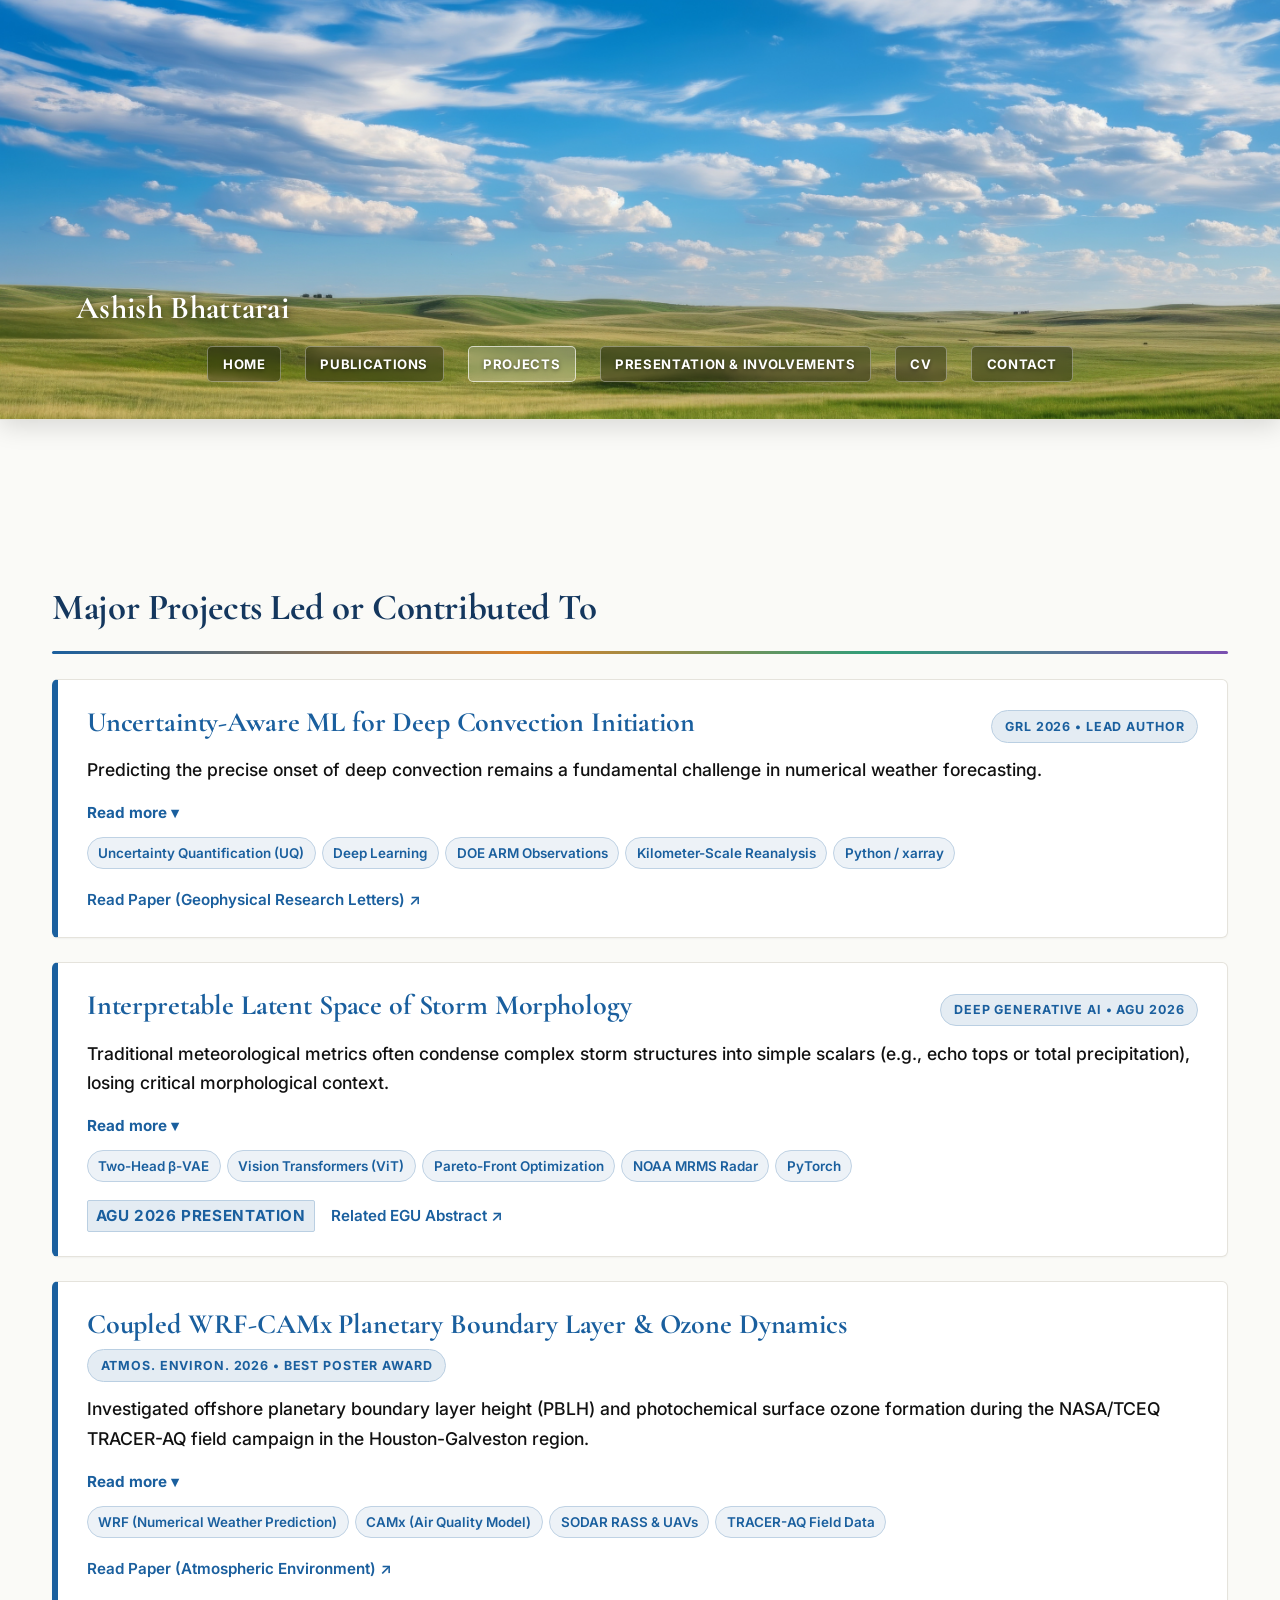
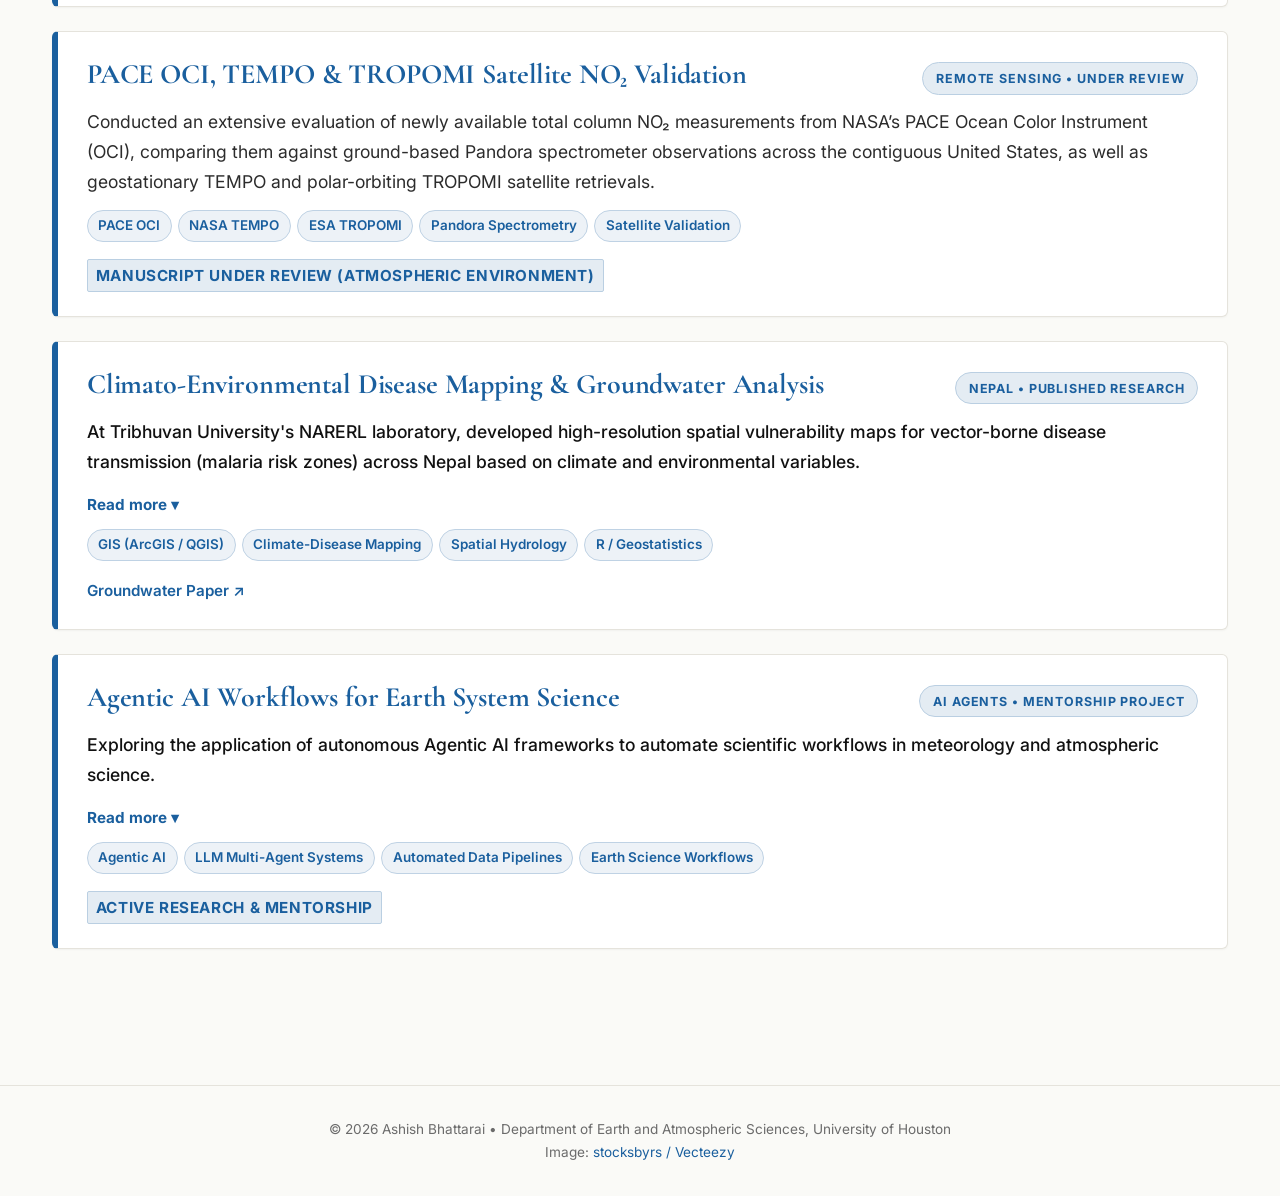
<file: projects.html>
<!DOCTYPE html>
<html lang="en">
<head>
    <meta charset="UTF-8">
    <meta name="viewport" content="width=device-width, initial-scale=1.0">
    <meta name="description" content="Research projects by Ashish Bhattarai — Scientific Machine Learning, Deep Convection Initiation, Atmospheric Modeling, and Remote Sensing.">
    <meta name="robots" content="index, follow">
    <link rel="canonical" href="https://asheeshb12.github.io/projects.html">
    <title>Projects — Ashish Bhattarai</title>
    <link rel="icon" type="image/svg+xml" href="favicon.svg">
    <link rel="stylesheet" href="styles.css">
</head>
<body class="page-proj">
    <!-- Atmospheric Cloud Hero Banner covering ~1/4 of page with both clouds and floor visible -->
    <header class="site-hero-header">
        <div class="hero-top-bar">
            <div class="container hero-nav-inner">
                <a href="index.html" class="hero-site-name">Ashish Bhattarai</a>
                <nav class="hero-nav">
                    <ul>
                        <li><a href="index.html">Home</a></li>
                        <li><a href="publications.html">Publications</a></li>
                        <li><a href="projects.html" class="active">Projects</a></li>
                        <li><a href="presentations.html">Presentation &amp; Involvements</a></li>
                        <li><a href="cv.html">CV</a></li>
                        <li><a href="contact.html">Contact</a></li>
                    </ul>
                </nav>
            </div>
        </div>

        <div class="container hero-banner-content">
        </div>
    </header>

    <main>
        <div class="container">

            <h2 class="projects-heading">Major Projects Led or Contributed To</h2>

            <div class="projects-grid">

                <!-- Project 1 -->
                <article class="project-card">
                    <div class="project-card-header">
                        <h2 class="project-title" style="margin: 0; padding: 0; border: none;">Uncertainty-Aware ML for Deep Convection Initiation</h2>
                        <span class="project-tag highlight">GRL 2026 &bull; Lead Author</span>
                    </div>
                    <p class="project-description project-lead">Predicting the precise onset of deep convection remains a fundamental challenge in numerical weather forecasting.</p>
                    <details class="project-more"><summary>Read more</summary><p class="project-description">In this project, we designed uncertainty-aware machine learning frameworks to investigate under what specific atmospheric thermodynamic and dynamic conditions trigger predictions are most reliable. The models were evaluated against high-resolution DOE ARM Southern Great Plains (SGP) observations and kilometer-scale hydroclimate reanalysis datasets.</p></details>
                    <div class="project-tech">
                        <span class="tech-pill">Uncertainty Quantification (UQ)</span>
                        <span class="tech-pill">Deep Learning</span>
                        <span class="tech-pill">DOE ARM Observations</span>
                        <span class="tech-pill">Kilometer-Scale Reanalysis</span>
                        <span class="tech-pill">Python / xarray</span>
                    </div>
                    <div class="project-links">
                        <a href="https://doi.org/10.1029/2026GL123315" target="_blank" rel="noopener" class="pub-link">
                            Read Paper (Geophysical Research Letters) &nearr;
                        </a>
                    </div>
                </article>

                <!-- Project 2 -->
                <article class="project-card">
                    <div class="project-card-header">
                        <h2 class="project-title" style="margin: 0; padding: 0; border: none;">Interpretable Latent Space of Storm Morphology</h2>
                        <span class="project-tag ml">Deep Generative AI &bull; AGU 2026</span>
                    </div>
                    <p class="project-description project-lead">Traditional meteorological metrics often condense complex storm structures into simple scalars (e.g., echo tops or total precipitation), losing critical morphological context.</p>
                    <details class="project-more"><summary>Read more</summary><p class="project-description">We developed deep generative architectures—specifically Two-Head &beta;-Variational Autoencoders (TwoHeadVAE) and Vision Transformers (ViT)—paired with Pareto-front multi-objective optimization to learn disentangled, physically interpretable latent representations of 2D radar-observed storm systems from NOAA MRMS datasets.</p></details>
                    <div class="project-tech">
                        <span class="tech-pill">Two-Head &beta;-VAE</span>
                        <span class="tech-pill">Vision Transformers (ViT)</span>
                        <span class="tech-pill">Pareto-Front Optimization</span>
                        <span class="tech-pill">NOAA MRMS Radar</span>
                        <span class="tech-pill">PyTorch</span>
                    </div>
                    <div class="project-links">
                        <span class="pub-badge">AGU 2026 Presentation</span>
                        <a href="https://doi.org/10.5194/egusphere-egu26-8710" target="_blank" rel="noopener" class="pub-link">Related EGU Abstract &nearr;</a>
                    </div>
                </article>

                <!-- Project 3 -->
                <article class="project-card">
                    <div class="project-card-header">
                        <h2 class="project-title" style="margin: 0; padding: 0; border: none;">Coupled WRF-CAMx Planetary Boundary Layer &amp; Ozone Dynamics</h2>
                        <span class="project-tag highlight">Atmos. Environ. 2026 &bull; Best Poster Award</span>
                    </div>
                    <p class="project-description project-lead">Investigated offshore planetary boundary layer height (PBLH) and photochemical surface ozone formation during the NASA/TCEQ TRACER-AQ field campaign in the Houston-Galveston region.</p>
                    <details class="project-more"><summary>Read more</summary><p class="project-description">Leveraged coupled WRF and CAMx numerical modeling to assess how complex cloud conditions, marine-terrestrial interfaces, and local meteorology affect air quality simulations.</p></details>
                    <div class="project-tech">
                        <span class="tech-pill">WRF (Numerical Weather Prediction)</span>
                        <span class="tech-pill">CAMx (Air Quality Model)</span>
                        <span class="tech-pill">SODAR RASS &amp; UAVs</span>
                        <span class="tech-pill">TRACER-AQ Field Data</span>
                    </div>
                    <div class="project-links">
                        <a href="https://doi.org/10.1016/j.atmosenv.2026.122250" target="_blank" rel="noopener" class="pub-link">Read Paper (Atmospheric Environment) &nearr;</a>
                    </div>
                </article>

                <!-- Project 4 -->
                <article class="project-card">
                    <div class="project-card-header">
                        <h2 class="project-title" style="margin: 0; padding: 0; border: none;">PACE OCI, TEMPO &amp; TROPOMI Satellite NO₂ Validation</h2>
                        <span class="project-tag">Remote Sensing &bull; Under Review</span>
                    </div>
                    <p class="project-description">Conducted an extensive evaluation of newly available total column NO₂ measurements from NASA’s PACE Ocean Color Instrument (OCI), comparing them against ground-based Pandora spectrometer observations across the contiguous United States, as well as geostationary TEMPO and polar-orbiting TROPOMI satellite retrievals.</p>
                    <div class="project-tech">
                        <span class="tech-pill">PACE OCI</span>
                        <span class="tech-pill">NASA TEMPO</span>
                        <span class="tech-pill">ESA TROPOMI</span>
                        <span class="tech-pill">Pandora Spectrometry</span>
                        <span class="tech-pill">Satellite Validation</span>
                    </div>
                    <div class="project-links">
                        <span class="pub-badge under-review">Manuscript Under Review (Atmospheric Environment)</span>
                    </div>
                </article>

                <!-- Project 5 -->
                <article class="project-card">
                    <div class="project-card-header">
                        <h2 class="project-title" style="margin: 0; padding: 0; border: none;">Climato-Environmental Disease Mapping &amp; Groundwater Analysis</h2>
                        <span class="project-tag">Nepal &bull; Published Research</span>
                    </div>
                    <p class="project-description project-lead">At Tribhuvan University's NARERL laboratory, developed high-resolution spatial vulnerability maps for vector-borne disease transmission (malaria risk zones) across Nepal based on climate and environmental variables.</p>
                    <details class="project-more"><summary>Read more</summary><p class="project-description">Additionally, conducted spatial modeling of groundwater table fluctuations in eastern Nepal, published in the <em>Journal of Nepal Physical Society</em>.</p></details>
                    <div class="project-tech">
                        <span class="tech-pill">GIS (ArcGIS / QGIS)</span>
                        <span class="tech-pill">Climate-Disease Mapping</span>
                        <span class="tech-pill">Spatial Hydrology</span>
                        <span class="tech-pill">R / Geostatistics</span>
                    </div>
                    <div class="project-links">
                        <a href="https://doi.org/10.3126/jnphyssoc.v8i3.50724" target="_blank" rel="noopener" class="pub-link">Groundwater Paper &nearr;</a>
                    </div>
                </article>

                <!-- Project 6 -->
                <article class="project-card">
                    <div class="project-card-header">
                        <h2 class="project-title" style="margin: 0; padding: 0; border: none;">Agentic AI Workflows for Earth System Science</h2>
                        <span class="project-tag ml">AI Agents &bull; Mentorship Project</span>
                    </div>
                    <p class="project-description project-lead">Exploring the application of autonomous Agentic AI frameworks to automate scientific workflows in meteorology and atmospheric science.</p>
                    <details class="project-more"><summary>Read more</summary><p class="project-description">This includes multi-tool orchestration for downloading, regridding, and synthesizing petabyte-scale climate reanalysis data, with active verification of physical conservation laws. Mentoring undergraduate student researchers on this project at UH.</p></details>
                    <div class="project-tech">
                        <span class="tech-pill">Agentic AI</span>
                        <span class="tech-pill">LLM Multi-Agent Systems</span>
                        <span class="tech-pill">Automated Data Pipelines</span>
                        <span class="tech-pill">Earth Science Workflows</span>
                    </div>
                    <div class="project-links">
                        <span class="pub-badge">Active Research &amp; Mentorship</span>
                    </div>
                </article>

            </div>
        </div>
    </main>

    <footer>
        <div class="container">
            &copy; 2026 Ashish Bhattarai &bull; Department of Earth and Atmospheric Sciences, University of Houston<br>
            Image: <a href="https://www.vecteezy.com/-/46674178-ethereal-clouds-drift-through-the-expansive-sky" target="_blank" rel="noopener">stocksbyrs / Vecteezy</a>
        </div>
    </footer>
</body>
</html>
</file>
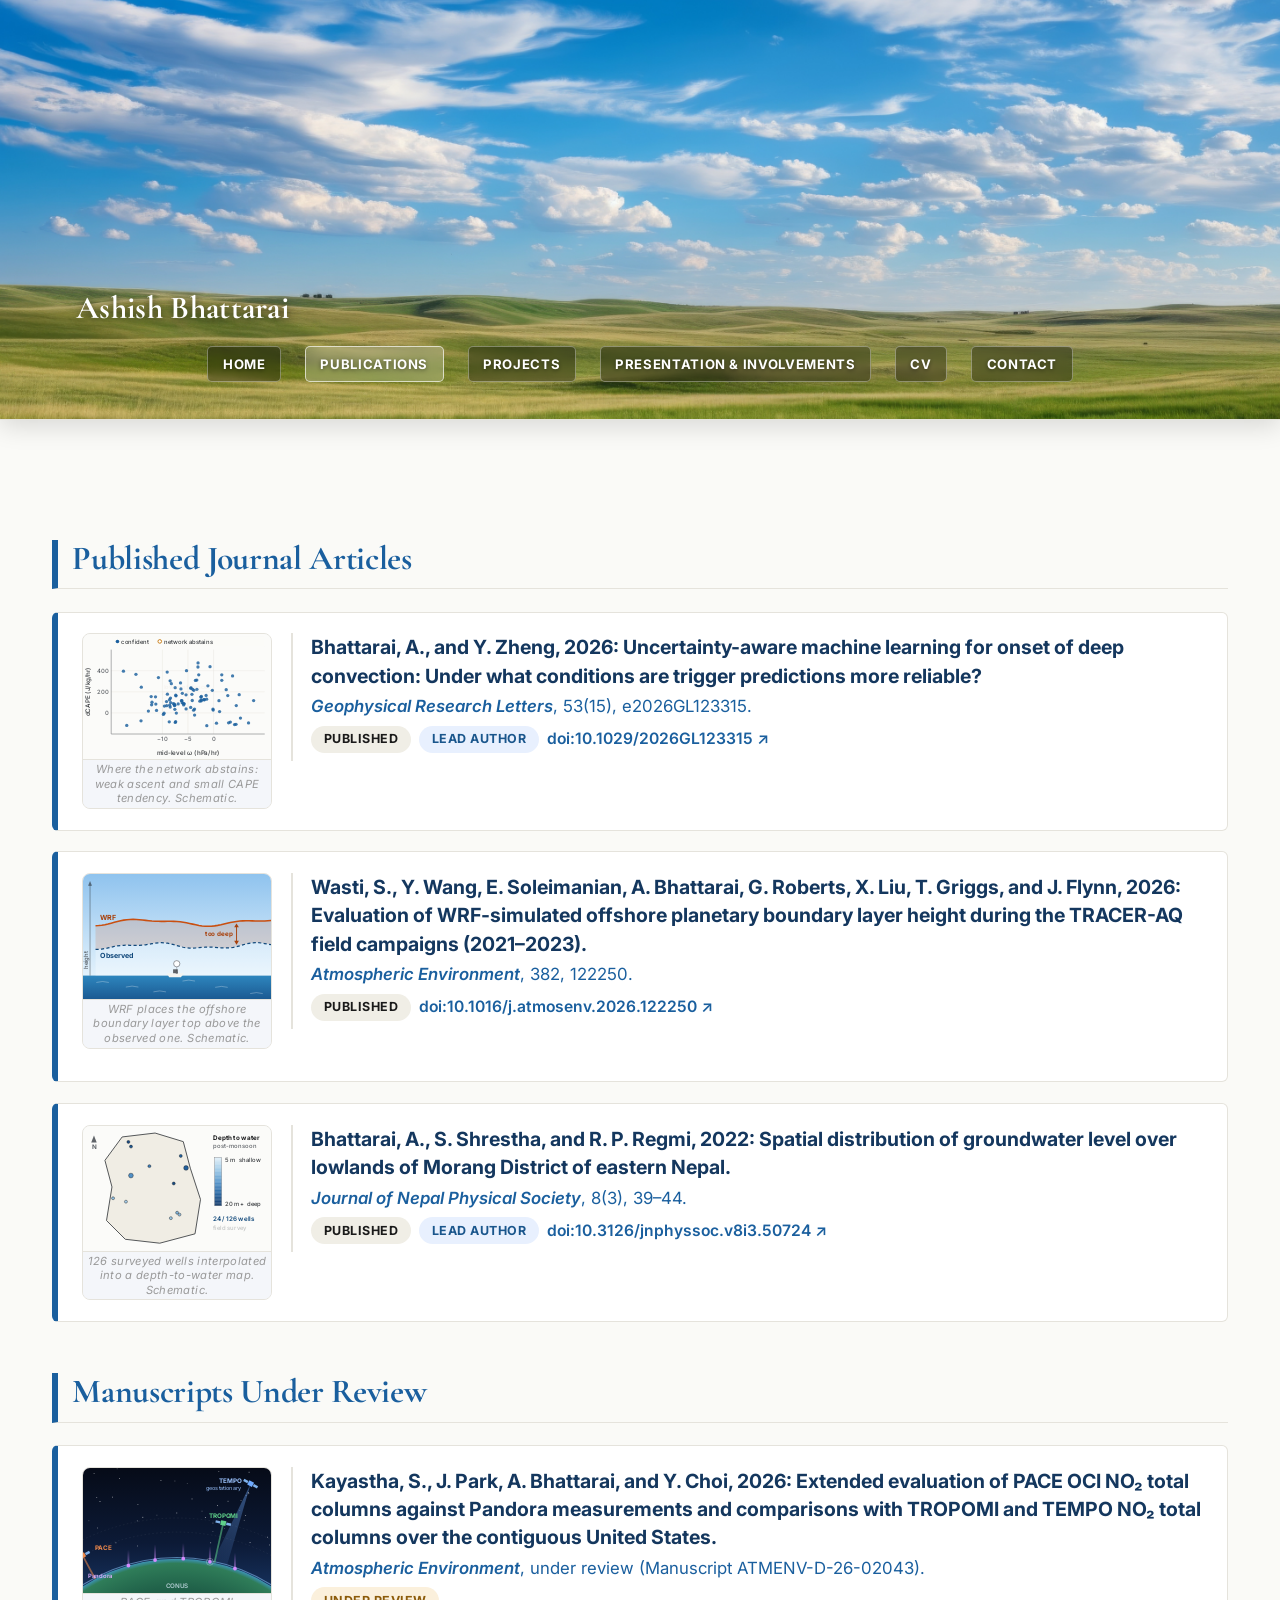
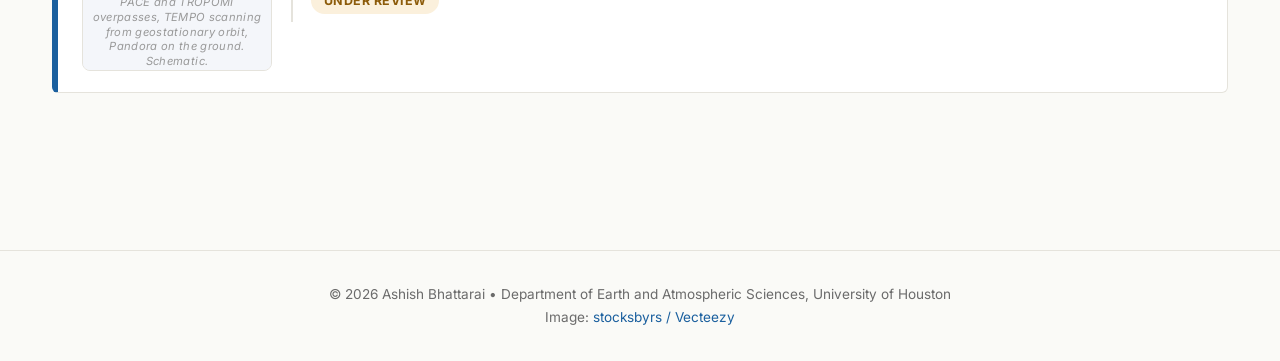
<file: publications.html>
<!DOCTYPE html>
<html lang="en">
<head>
    <meta charset="UTF-8">
    <meta name="viewport" content="width=device-width, initial-scale=1.0">
    <meta name="description" content="Publications and Manuscripts of Ashish Bhattarai.">
    <meta name="robots" content="index, follow">
    <link rel="canonical" href="https://asheeshb12.github.io/publications.html">
    <title>Publications — Ashish Bhattarai</title>
    <link rel="icon" type="image/svg+xml" href="favicon.svg">
    <link rel="stylesheet" href="styles.css">
    <style>
        .pub-row {
            display: flex;
            gap: 1.2rem;
            align-items: flex-start;
            margin-bottom: 1.6rem;
        }
        .sim-thumb {
            flex: 0 0 190px;
            border-radius: 8px;
            overflow: hidden;
            border: 1px solid var(--color-line, #ddd);
            background: #f4f6fa;
        }
        .sim-thumb canvas {
            display: block;
            width: 100%;
            height: auto;
        }
        .sim-label-side {
            font-size: 0.63rem;
            color: #999;
            text-align: center;
            padding: 0.1rem 0.3rem 0.13rem;
            background: #f4f6fa;
            border-top: 1px solid var(--color-line, #eee);
            letter-spacing: 0.03em;
            font-style: italic;
            line-height: 1.3;
        }
        .pub-content {
            flex: 1;
            min-width: 0;
        }
        @media (max-width: 600px) {
            .pub-row { flex-direction: column; }
            .sim-thumb, .sim-thumb canvas { width: 100%; }
        }
    </style>
</head>
<body class="page-pres page-pubs">
    <header class="site-hero-header">
        <div class="hero-top-bar">
            <div class="container hero-nav-inner">
                <a href="index.html" class="hero-site-name">Ashish Bhattarai</a>
                <nav class="hero-nav">
                    <ul>
                        <li><a href="index.html">Home</a></li>
                        <li><a href="publications.html" class="active">Publications</a></li>
                        <li><a href="projects.html">Projects</a></li>
                        <li><a href="presentations.html">Presentation &amp; Involvements</a></li>
                        <li><a href="cv.html">CV</a></li>
                        <li><a href="contact.html">Contact</a></li>
                    </ul>
                </nav>
            </div>
        </div>
        <div class="container hero-banner-content">
        </div>
    </header>
    <main>
      <div class="container">
        <h2><a href="https://scholar.google.com/citations?user=iHwrf_wAAAAJ" target="_blank" rel="noopener">Published Journal Articles</a></h2>

        <!-- Paper 1: GRL 2026 -->
        <div class="pub-row">
            <div class="sim-thumb">
                <canvas data-sim="abstain" width="240" height="160"></canvas>
                <div class="sim-label-side">Where the network abstains: weak ascent and small CAPE tendency. <em>Schematic.</em></div>
            </div>
            <div class="pub-content">
                <article class="publication" style="padding-bottom: 0.5rem;">
                    <div class="publication-title" style="font-size: 1.05rem;">
                        <strong>Bhattarai, A.</strong>, and Y. Zheng, 2026: Uncertainty-aware machine learning for onset of deep convection: Under what conditions are trigger predictions more reliable?
                    </div>
                    <div style="color: var(--color-muted); font-size: 0.95rem; margin-top: 0.2rem;">
                        <em>Geophysical Research Letters</em>, 53(15), e2026GL123315.
                    </div>
                    <div class="publication-links">
                        <span class="pub-badge">Published</span>
                        <span class="pub-badge" style="background: #e8f0fe; color: #1a568c;">Lead Author</span>
                        <a class="pub-link" href="https://doi.org/10.1029/2026GL123315" target="_blank" rel="noopener">doi:10.1029/2026GL123315 &nearr;</a>
                    </div>
                </article>
            </div>
        </div>

        <!-- Paper 2: Atm. Env 2026 -->
        <div class="pub-row">
            <div class="sim-thumb">
                <canvas data-sim="pblh" width="240" height="160"></canvas>
                <div class="sim-label-side">WRF places the offshore boundary layer top above the observed one. <em>Schematic.</em></div>
            </div>
            <div class="pub-content">
                <article class="publication" style="padding-bottom: 0.5rem;">
                    <div class="publication-title" style="font-size: 1.05rem;">
                        Wasti, S., Y. Wang, E. Soleimanian, <strong>A. Bhattarai</strong>, G. Roberts, X. Liu, T. Griggs, and J. Flynn, 2026: Evaluation of WRF-simulated offshore planetary boundary layer height during the TRACER-AQ field campaigns (2021&ndash;2023).
                    </div>
                    <div style="color: var(--color-muted); font-size: 0.95rem; margin-top: 0.2rem;">
                        <em>Atmospheric Environment</em>, 382, 122250.
                    </div>
                    <div class="publication-links">
                        <span class="pub-badge">Published</span>
                        <a class="pub-link" href="https://doi.org/10.1016/j.atmosenv.2026.122250" target="_blank" rel="noopener">doi:10.1016/j.atmosenv.2026.122250 &nearr;</a>
                    </div>
                </article>
            </div>
        </div>

        <!-- Paper 3: Nepal groundwater -->
        <div class="pub-row">
            <div class="sim-thumb">
                <canvas data-sim="groundwater" width="240" height="160"></canvas>
                <div class="sim-label-side">126 surveyed wells interpolated into a depth-to-water map. <em>Schematic.</em></div>
            </div>
            <div class="pub-content">
                <article class="publication" style="padding-bottom: 0.5rem;">
                    <div class="publication-title" style="font-size: 1.05rem;">
                        <strong>Bhattarai, A.</strong>, S. Shrestha, and R. P. Regmi, 2022: Spatial distribution of groundwater level over lowlands of Morang District of eastern Nepal.
                    </div>
                    <div style="color: var(--color-muted); font-size: 0.95rem; margin-top: 0.2rem;">
                        <em>Journal of Nepal Physical Society</em>, 8(3), 39&ndash;44.
                    </div>
                    <div class="publication-links">
                        <span class="pub-badge">Published</span>
                        <span class="pub-badge" style="background: #e8f0fe; color: #1a568c;">Lead Author</span>
                        <a class="pub-link" href="https://doi.org/10.3126/jnphyssoc.v8i3.50724" target="_blank" rel="noopener">doi:10.3126/jnphyssoc.v8i3.50724 &nearr;</a>
                    </div>
                </article>
            </div>
        </div>

        <h2>Manuscripts Under Review</h2>

        <!-- Paper 4: PACE NO2 -->
        <div class="pub-row">
            <div class="sim-thumb">
                <canvas data-sim="no2" width="240" height="160"></canvas>
                <div class="sim-label-side">PACE and TROPOMI overpasses, TEMPO scanning from geostationary orbit, Pandora on the ground. <em>Schematic.</em></div>
            </div>
            <div class="pub-content">
                <article class="publication" style="padding-bottom: 0.5rem;">
                    <div class="publication-title" style="font-size: 1.05rem;">
                        Kayastha, S., J. Park, <strong>A. Bhattarai</strong>, and Y. Choi, 2026: Extended evaluation of PACE OCI NO&#x2082; total columns against Pandora measurements and comparisons with TROPOMI and TEMPO NO&#x2082; total columns over the contiguous United States.
                    </div>
                    <div style="color: var(--color-muted); font-size: 0.95rem; margin-top: 0.2rem;">
                        <em>Atmospheric Environment</em>, under review (Manuscript ATMENV-D-26-02043).
                    </div>
                    <div class="publication-links">
                        <span class="pub-badge under-review">Under Review</span>
                    </div>
                </article>
            </div>
        </div>

        </article>

      </div>
    </main>
    <footer>
        <div class="container">
            &copy; 2026 Ashish Bhattarai &bull; Department of Earth and Atmospheric Sciences, University of Houston<br>
            Image: <a href="https://www.vecteezy.com/-/46674178-ethereal-clouds-drift-through-the-expansive-sky" target="_blank" rel="noopener">stocksbyrs / Vecteezy</a>
        </div>
    </footer>

<script src="sims.js"></script>
</body>
</html>
</file>
<file: styles.css>
/* ============================================
   Ashish Bhattarai — Academic Site
   Clean & minimal styling
   ============================================ */

@import url('https://fonts.googleapis.com/css2?family=Cormorant+Garamond:wght@400;500;600&family=Inter:wght@300;400;500;600&display=swap');

:root {
  --color-bg: #fafaf7;
  --color-text: #1a1a1a;
  --color-muted: #6b6b6b;
  --color-accent: #1a5f9e;
  --color-accent-mid: #1e6fa8;
  --color-accent-light: #eaf3fb;
  --color-line: #e5e3dc;
  --color-card: #ffffff;

  --font-display: 'Cormorant Garamond', Georgia, serif;
  --font-body: 'Inter', -apple-system, BlinkMacSystemFont, sans-serif;

  --max-width: 1240px;
  --space-xs: 0.5rem;
  --space-sm: 1rem;
  --space-md: 2rem;
  --space-lg: 3.5rem;
  --space-xl: 5rem;
}

* {
  box-sizing: border-box;
  margin: 0;
  padding: 0;
}

html {
  scroll-behavior: smooth;
}

body {
  font-family: var(--font-body);
  font-weight: 400;
  font-size: 17px;
  line-height: 1.7;
  color: var(--color-text);
  background-color: var(--color-bg);
  -webkit-font-smoothing: antialiased;
  -moz-osx-font-smoothing: grayscale;
}

/* ---------- Layout ---------- */

.container {
  max-width: var(--max-width);
  margin: 0 auto;
  padding: 0 var(--space-md);
}

main {
  padding: var(--space-lg) 0 var(--space-xl);
  min-height: 70vh;
}

/* ---------- Header & Navigation ---------- */

header {
  border-bottom: 1px solid var(--color-line);
  padding: var(--space-md) 0;
  background-color: var(--color-bg);
}

.header-inner {
  display: flex;
  justify-content: space-between;
  align-items: center;
  flex-wrap: wrap;
  gap: var(--space-sm);
}

.site-name {
  font-family: var(--font-display);
  font-size: 1.5rem;
  font-weight: 500;
  letter-spacing: 0.01em;
  color: var(--color-text);
  text-decoration: none;
}

.site-name:hover {
  color: var(--color-accent);
}

nav ul {
  list-style: none;
  display: flex;
  flex-wrap: wrap;
  gap: 1.2rem;
  align-items: center;
}

nav a {
  color: var(--color-muted);
  text-decoration: none;
  font-size: 0.84rem;
  font-weight: 500;
  letter-spacing: 0.04em;
  text-transform: uppercase;
  transition: color 0.2s ease, border-color 0.2s ease;
  padding-bottom: 2px;
  border-bottom: 1.5px solid transparent;
  white-space: nowrap;
}

nav a:hover,
nav a.active {
  color: var(--color-text);
  border-bottom-color: var(--color-accent);
}

/* ---------- Google Sites Style Cloud Banner Header & Navigation ---------- */

.site-hero-header {
  position: relative;
  height: 42vh;
  min-height: 420px;
  max-height: 560px;
  background-image: url('Images/hero-clouds.jpg');
  background-size: cover;
  background-position: center bottom; /* Anchored to bottom floor, cropping only excess sky at top */
  background-repeat: no-repeat;
  color: #ffffff;
  display: flex;
  flex-direction: column;
  justify-content: space-between;
  margin-bottom: 2.8rem;
  box-shadow: 0 6px 24px rgba(0, 0, 0, 0.14);
  overflow: hidden;
}


.hero-welcome {
  position: absolute;
  top: 42%;
  left: 50%;
  transform: translate(-50%, -50%);
  font-family: var(--font-display);
  font-size: 1.4rem;
  font-weight: 700;
  color: #1a4a72;
  letter-spacing: 0.03em;
  white-space: nowrap;
  background: rgba(255, 248, 225, 0.93);
  padding: 0.55rem 1.8rem 0.65rem;
  border-radius: 40px;
  box-shadow: 0 3px 14px rgba(0,0,0,0.16);
  z-index: 2;
  pointer-events: none;
}
.hero-welcome::before {
  content: '';
  position: absolute;
  background: rgba(255, 248, 225, 0.93);
  width: 48px;
  height: 48px;
  border-radius: 50%;
  top: -26px;
  left: 20px;
}
.hero-welcome::after {
  content: '';
  position: absolute;
  background: rgba(255, 248, 225, 0.93);
  width: 65px;
  height: 55px;
  border-radius: 50%;
  top: -32px;
  right: 22px;
}

.hero-top-bar {
  position: absolute;
  bottom: 1.2rem;
  left: 0;
  right: 0;
  background: transparent;
  padding: 1rem 0 1.1rem;
}

.hero-nav-inner {
  display: flex;
  flex-direction: column;
  justify-content: center;
  align-items: center;
  gap: 0.6rem;
  flex-wrap: nowrap;
  width: 100%;
}

.hero-site-name {
  align-self: flex-start;
  padding-left: 1.5rem;
  font-family: var(--font-display);
  font-size: 2rem;
  font-weight: 700;
  color: #ffffff;
  text-decoration: none;
  letter-spacing: 0.01em;
  white-space: nowrap;
  text-shadow: 0 2px 8px rgba(0, 0, 0, 0.65);
  transition: opacity 0.2s ease;
}

.hero-site-name:hover {
  opacity: 0.92;
  color: #ffffff;
}

.hero-nav {
  flex-shrink: 0;
}

.hero-nav ul {
  list-style: none;
  display: flex;
  flex-wrap: nowrap;
  gap: 1.5rem;
  align-items: center;
  margin: 0;
  padding: 0;
}

.hero-nav a {
  color: #ffffff;
  text-decoration: none;
  font-size: 0.82rem;
  font-weight: 700;
  letter-spacing: 0.05em;
  text-transform: uppercase;
  padding: 0.38rem 0.9rem;
  background: rgba(0, 0, 0, 0.32);
  border: 1px solid rgba(255, 255, 255, 0.35);
  border-radius: 5px;
  transition: background 0.2s ease, border-color 0.2s ease;
  white-space: nowrap;
  text-shadow: 0 1px 4px rgba(0, 0, 0, 0.5);
  display: inline-block;
  backdrop-filter: blur(4px);
}

.hero-nav a:hover,
.hero-nav a.active {
  color: #ffffff;
  background: rgba(255, 255, 255, 0.22);
  border-color: rgba(255, 255, 255, 0.65);
}

.hero-banner-content {
  text-align: center;
  padding: 1.5rem 1rem 2.4rem;
}

.hero-banner-title {
  font-family: var(--font-display);
  font-size: 3.2rem;
  font-weight: 600;
  color: #ffffff;
  margin-bottom: 0.35rem;
  line-height: 1.1;
  text-shadow: 0 2px 14px rgba(0, 0, 0, 0.75);
  letter-spacing: -0.01em;
}

.hero-banner-subtitle {
  font-family: var(--font-body);
  font-size: 1.05rem;
  color: rgba(255, 255, 255, 0.94);
  font-weight: 300;
  letter-spacing: 0.02em;
  text-shadow: 0 1px 6px rgba(0, 0, 0, 0.75);
  margin-bottom: 0;
}

@media (max-width: 900px) {
  .hero-nav-inner {
    flex-direction: column;
    align-items: flex-start;
    gap: 0.85rem;
  }
  .hero-nav {
    width: 100%;
    overflow-x: auto;
    padding-bottom: 4px;
    -webkit-overflow-scrolling: touch;
  }
  .hero-nav ul {
    flex-wrap: nowrap;
  }
  .site-hero-header {
    height: auto;
    min-height: 290px;
  }
}

/* 3-Column Grid with Bigger Photo & Rightward Highlights */
.homepage-grid {
  display: grid;
  grid-template-columns: 270px minmax(360px, 1.4fr) 320px;
  gap: 4rem;
  align-items: start;
}

.profile-col {
  display: flex;
  flex-direction: column;
  align-items: center;
  border-top: 3px solid var(--color-accent);
  padding-top: 1.4rem;
}

.profile-photo {
  width: 100%;
  max-width: 220px;
  height: auto;
  object-fit: cover;
  object-position: center bottom;
  border-radius: 4px;
  box-shadow: 0 6px 20px rgba(0, 0, 0, 0.1);
  border: 1px solid var(--color-line);
  background: #f0eee6;
}

.profile-title {
  font-family: var(--font-body);
  font-size: 1rem;
  font-style: normal;
  font-weight: 600;
  color: var(--color-accent);
  text-transform: none;
  letter-spacing: 0.02em;
  margin-top: 0.9rem;
  margin-bottom: 0.35rem;
  text-align: center;
}

.profile-affiliation {
  font-size: 0.79rem;
  color: var(--color-muted);
  margin-top: 0.4rem;
  margin-bottom: 1rem;
  line-height: 1.6;
  text-align: center;
}

.profile-affiliation strong {
  color: var(--color-text);
  font-weight: 600;
}

.contact-btn {
  display: block;
  margin-top: 0;
  width: 100%;
  max-width: 220px;
  padding: 0.65rem 1rem;
  background-color: var(--color-accent);
  color: #ffffff !important;
  text-align: center;
  border-radius: 3px;
  font-size: 0.85rem;
  font-weight: 600;
  text-decoration: none;
  letter-spacing: 0.06em;
  text-transform: uppercase;
  transition: background-color 0.2s ease, transform 0.1s ease;
  box-shadow: 0 3px 12px rgba(26, 95, 158, 0.28);
}

.contact-btn:hover {
  background-color: #155080;
  transform: translateY(-1px);
}



.bio-col {
  font-size: 0.97rem;
  line-height: 1.75;
  color: var(--color-text);
}

.bio-col p {
  margin-bottom: 1.1rem;
}

.bio-lead {
  font-size: 1.08rem;
  line-height: 1.8;
  color: var(--color-text);
  font-weight: 400;
  border-left: 3px solid var(--color-accent);
  padding-left: 1rem;
  margin-bottom: 1.4rem !important;
}

.bio-papers-link {
  margin-top: 1.2rem;
  padding: 0.75rem 1rem;
  background: var(--color-card);
  border: 1px solid var(--color-line);
  border-left: 3px solid var(--color-accent);
  border-radius: 2px;
  font-size: 0.92rem;
}

/* Highlights Card */
.news-col,
.highlights-col {
  background: var(--color-card);
  border: 1px solid var(--color-line);
  border-top: 3px solid var(--color-accent);
  border-radius: 4px;
  padding: 1.35rem 1.35rem 0.85rem;
  box-shadow: 0 4px 18px rgba(0, 0, 0, 0.05);
  margin-left: auto;
  width: 100%;
}

.news-col-title,
.highlights-col-title {
  font-family: var(--font-body);
  font-size: 0.72rem;
  font-weight: 700;
  text-transform: uppercase;
  letter-spacing: 0.1em;
  color: var(--color-accent);
  margin-bottom: 1rem;
  padding-bottom: 0.55rem;
  border-bottom: 1px solid var(--color-line);
}

.news-col-list,
.highlights-col-list,
.highlights-list {
  list-style: none;
  padding-left: 0;
  font-size: 0.84rem;
  line-height: 1.6;
  color: #333333;
}

.news-col-list li,
.highlights-col-list li,
.highlights-list li {
  margin-bottom: 1rem;
  padding-bottom: 1rem;
  border-bottom: 1px solid var(--color-line);
  display: flex;
  flex-direction: column;
  gap: 0.3rem;
}

.news-col-list li:last-child,
.highlights-col-list li:last-child,
.highlights-list li:last-child {
  border-bottom: none;
  margin-bottom: 0;
  padding-bottom: 0;
}

.hl-date {
  display: inline-block;
  font-size: 0.7rem;
  font-weight: 700;
  letter-spacing: 0.07em;
  text-transform: uppercase;
  color: var(--color-accent);
  background: var(--color-accent-light);
  border-radius: 2px;
  padding: 0.1rem 0.45rem;
  width: fit-content;
}

.news-col-list strong,
.highlights-col-list strong,
.highlights-list strong {
  color: var(--color-text);
  font-weight: 600;
}

@media (max-width: 980px) {
  .homepage-grid {
    grid-template-columns: 240px 1fr;
  }
  .news-col {
    grid-column: 1 / -1;
  }
}

@media (max-width: 680px) {
  .homepage-grid {
    grid-template-columns: 1fr;
    gap: 1.8rem;
  }
  .profile-col {
    align-items: center;
  }
  .hero-nav-inner {
    flex-direction: column;
    align-items: flex-start;
    margin-bottom: 2rem;
  }
  .hero-center h1 {
    font-size: 2.6rem;
  }
}

/* ---------- Typography ---------- */

h1, h2, h3 {
  font-family: var(--font-display);
  font-weight: 500;
  letter-spacing: -0.01em;
  color: var(--color-text);
}

h1 {
  font-size: 2.75rem;
  line-height: 1.15;
  margin-bottom: var(--space-sm);
}

h2 {
  font-size: 1.75rem;
  margin-top: var(--space-lg);
  margin-bottom: var(--space-sm);
  padding-bottom: 0.5rem;
  border-bottom: 1px solid var(--color-line);
}

h3 {
  font-size: 1.2rem;
  font-family: var(--font-body);
  font-weight: 500;
  margin-top: var(--space-md);
  margin-bottom: var(--space-xs);
}

p {
  margin-bottom: var(--space-sm);
}

a {
  color: var(--color-accent);
  text-decoration: none;
  border-bottom: 1px solid transparent;
  transition: border-color 0.2s ease;
}

p a, li a {
  border-bottom: 1px solid var(--color-line);
}

p a:hover, li a:hover {
  border-bottom-color: var(--color-accent);
}

/* ---------- Projects Page ---------- */

.projects-grid {
  display: grid;
  grid-template-columns: 1fr;
  gap: var(--space-md);
  margin-top: var(--space-md);
}

.project-card {
  background: var(--color-card);
  border: 1px solid var(--color-line);
  border-radius: 4px;
  padding: 1.5rem;
  transition: transform 0.15s ease, box-shadow 0.15s ease, border-color 0.15s ease;
}

.project-card:hover {
  border-color: var(--color-accent);
  box-shadow: 0 4px 12px rgba(0, 0, 0, 0.04);
}

.project-card-header {
  display: flex;
  justify-content: space-between;
  align-items: baseline;
  flex-wrap: wrap;
  gap: 0.5rem;
  margin-bottom: 0.5rem;
}

.project-title {
  font-family: var(--font-display);
  font-size: 1.35rem;
  font-weight: 600;
  color: var(--color-text);
  line-height: 1.3;
}

.project-tag {
  font-size: 0.72rem;
  font-weight: 600;
  text-transform: uppercase;
  letter-spacing: 0.05em;
  padding: 0.2rem 0.6rem;
  border-radius: 2px;
  background-color: #f2efe9;
  color: #555;
}

.project-tag.highlight {
  background-color: #fbf0dc;
  color: #8c5b0a;
}

.project-tag.ml {
  background-color: #ebf3fa;
  color: #1a568c;
}

.project-description {
  font-size: 0.95rem;
  color: var(--color-text);
  line-height: 1.65;
  margin-top: 0.6rem;
  margin-bottom: 0.8rem;
}

.project-tech {
  display: flex;
  flex-wrap: wrap;
  gap: 0.4rem;
  margin-top: 0.6rem;
}

.tech-pill {
  font-size: 0.75rem;
  padding: 0.15rem 0.5rem;
  background: var(--color-bg);
  border: 1px solid var(--color-line);
  color: var(--color-muted);
  border-radius: 2px;
}

.project-links {
  margin-top: 0.9rem;
  display: flex;
  flex-wrap: wrap;
  gap: 0.8rem;
}

/* ---------- Presentations & Involvement Page ---------- */

.presentation-item {
  margin-bottom: var(--space-md);
  padding-bottom: var(--space-sm);
  border-bottom: 1px solid var(--color-line);
}

.presentation-item:last-child {
  border-bottom: none;
}

.presentation-header {
  display: flex;
  justify-content: space-between;
  align-items: baseline;
  flex-wrap: wrap;
  gap: 0.4rem;
  margin-bottom: 0.25rem;
}

.presentation-title {
  font-size: 1.05rem;
  font-weight: 500;
  color: var(--color-text);
}

.presentation-venue {
  font-size: 0.92rem;
  color: var(--color-muted);
}

.award-badge {
  display: inline-block;
  font-size: 0.75rem;
  font-weight: 600;
  color: #8b3a3a;
  background: #faeaea;
  padding: 0.15rem 0.55rem;
  border-radius: 2px;
  margin-left: 0.4rem;
}

.intro {
  margin-top: var(--space-md);
}

.subtitle {
  font-family: var(--font-display);
  font-size: 1.35rem;
  font-style: italic;
  color: var(--color-muted);
  font-weight: 400;
  margin-bottom: var(--space-md);
}

.bio {
  font-size: 1.05rem;
  max-width: 640px;
  color: var(--color-text);
}

.bio p {
  margin-bottom: var(--space-sm);
}

.affiliation {
  margin-top: var(--space-md);
  font-size: 0.95rem;
  color: var(--color-muted);
  font-style: italic;
}

.intro-links {
  margin-top: var(--space-md);
  display: flex;
  flex-wrap: wrap;
  gap: var(--space-sm);
}

.btn-link {
  display: inline-block;
  padding: 0.45rem 1rem;
  font-size: 0.88rem;
  color: var(--color-text);
  border: 1px solid var(--color-line);
  background: var(--color-card);
  text-decoration: none;
  border-radius: 2px;
  transition: all 0.2s ease;
}

.btn-link:hover {
  border-color: var(--color-accent);
  color: var(--color-accent);
}

.btn-link.primary {
  background: var(--color-accent);
  color: #fff;
  border-color: var(--color-accent);
}

.btn-link.primary:hover {
  opacity: 0.9;
  color: #fff;
}

.news-list {
  list-style: none;
  margin-top: var(--space-sm);
}

.news-item {
  display: flex;
  gap: var(--space-sm);
  margin-bottom: var(--space-sm);
  font-size: 0.95rem;
  line-height: 1.5;
}

.news-date {
  font-size: 0.85rem;
  color: var(--color-muted);
  min-width: 85px;
  font-style: italic;
  flex-shrink: 0;
}

/* ---------- About page ---------- */

.bio-interests-label {
  font-family: var(--font-body);
  font-size: 0.72rem;
  font-weight: 700;
  text-transform: uppercase;
  letter-spacing: 0.1em;
  color: var(--color-accent);
  margin-top: 1.6rem;
  margin-bottom: 0.55rem;
}

.research-interests {
  list-style: none;
  display: flex;
  flex-wrap: wrap;
  gap: 0.45rem;
  margin: 0.2rem 0 0;
}

.research-interests li {
  background-color: var(--color-accent-light);
  border: 1px solid rgba(26, 95, 158, 0.2);
  padding: 0.35rem 0.85rem;
  font-size: 0.8rem;
  font-weight: 500;
  color: var(--color-accent);
  border-radius: 20px;
  letter-spacing: 0.02em;
}

/* ---------- CV page ---------- */

.cv-entry {
  margin-bottom: var(--space-md);
}

.cv-entry-header {
  display: flex;
  justify-content: space-between;
  align-items: baseline;
  flex-wrap: wrap;
  gap: var(--space-xs);
  margin-bottom: 0.3rem;
}

.cv-entry-title {
  font-weight: 500;
  font-size: 1rem;
  color: var(--color-text);
}

.cv-entry-date {
  font-size: 0.85rem;
  color: var(--color-muted);
  font-style: italic;
  white-space: nowrap;
}

.cv-entry-org {
  color: var(--color-muted);
  font-size: 0.95rem;
  margin-bottom: 0.3rem;
}

.cv-entry ul {
  margin-left: 1.2rem;
  margin-top: 0.4rem;
}

.cv-entry li {
  font-size: 0.95rem;
  margin-bottom: 0.2rem;
  color: var(--color-text);
}

.skills-grid {
  display: grid;
  grid-template-columns: max-content 1fr;
  gap: 0.5rem var(--space-sm);
  margin-top: var(--space-sm);
}

.skills-grid dt {
  font-weight: 500;
  color: var(--color-text);
  font-size: 0.95rem;
}

.skills-grid dd {
  color: var(--color-muted);
  font-size: 0.95rem;
}

.publication {
  margin-bottom: var(--space-md);
  padding-left: 1.1rem;
  border-left: 2px solid var(--color-line);
  font-size: 0.95rem;
  line-height: 1.6;
}

.publication-title {
  font-weight: 500;
  color: var(--color-text);
}

.publication-links {
  margin-top: 0.35rem;
  display: flex;
  flex-wrap: wrap;
  gap: 0.5rem;
  align-items: center;
}

.pub-badge {
  display: inline-block;
  font-size: 0.75rem;
  font-weight: 500;
  text-transform: uppercase;
  letter-spacing: 0.04em;
  padding: 0.15rem 0.5rem;
  border-radius: 2px;
  background-color: #f0eee6;
  color: var(--color-text);
}

.pub-badge.under-review {
  background-color: #fbf0dc;
  color: #8c5b0a;
}

.pub-link {
  font-size: 0.85rem;
  display: inline-flex;
  align-items: center;
  gap: 0.25rem;
}

.publication .pub-status {
  color: var(--color-accent);
  font-style: italic;
  font-size: 0.85rem;
}

/* ---------- Contact page ---------- */

.contact-list {
  list-style: none;
  margin-top: var(--space-md);
}

.contact-list li {
  display: grid;
  grid-template-columns: 120px 1fr;
  gap: var(--space-sm);
  padding: var(--space-sm) 0;
  border-bottom: 1px solid var(--color-line);
  align-items: baseline;
}

.contact-label {
  font-size: 0.85rem;
  text-transform: uppercase;
  letter-spacing: 0.05em;
  color: var(--color-muted);
}

.contact-value {
  font-size: 1rem;
  color: var(--color-text);
}

/* ---------- Footer ---------- */

footer {
  border-top: 1px solid var(--color-line);
  padding: var(--space-md) 0;
  margin-top: var(--space-lg);
  font-size: 0.85rem;
  color: var(--color-muted);
  text-align: center;
}

/* ---------- Responsive ---------- */

@media (max-width: 600px) {
  h1 {
    font-size: 2.1rem;
  }

  h2 {
    font-size: 1.4rem;
  }

  nav ul {
    gap: var(--space-sm);
  }

  nav a {
    font-size: 0.8rem;
  }

  .header-inner {
    flex-direction: column;
    align-items: flex-start;
  }

  .contact-list li {
    grid-template-columns: 1fr;
    gap: 0.2rem;
  }

  .skills-grid {
    grid-template-columns: 1fr;
    gap: 0.2rem;
  }

  .skills-grid dt {
    margin-top: 0.5rem;
  }
}

/* =====================================================================
   Projects & Presentations: colour-coded typography
   ===================================================================== */

/* ---------- Projects ---------- */
.page-proj .projects-heading {
  font-size: 2.3rem;
  font-weight: 700;
  color: #14375e;
  letter-spacing: -0.01em;
  border-bottom: none;
  position: relative;
  padding-bottom: 0.9rem;
  margin-bottom: 0.4rem;
}
.page-proj .projects-heading::after {
  content: "";
  position: absolute;
  left: 0; bottom: 0;
  width: 100%; height: 3px; border-radius: 3px;
  background: linear-gradient(90deg, #1a5f9e, #d9822b 40%, #2f9e7a 70%, #7a4fb0);
}
.page-proj .projects-grid { gap: 1.5rem; margin-top: 1.6rem; }

.page-proj .project-card {
  --pc: #1a5f9e;
  border: 1px solid var(--color-line);
  border-left: 6px solid var(--pc);
  border-radius: 6px;
  padding: 1.6rem 1.8rem 1.5rem;
  box-shadow: 0 1px 2px rgba(0, 0, 0, 0.04);
}
.page-proj .project-card:hover {
  border-color: var(--color-line);
  border-left-color: var(--pc);
  box-shadow: 0 8px 22px rgba(0, 0, 0, 0.08);
  transform: translateY(-2px);
}

.page-proj .project-title {
  font-family: var(--font-display);
  font-size: 1.75rem;
  font-weight: 700;
  line-height: 1.2;
  color: var(--pc);
  letter-spacing: -0.005em;
}
.page-proj .project-tag,
.page-proj .project-tag.highlight,
.page-proj .project-tag.ml {
  font-family: var(--font-body);
  font-size: 0.7rem;
  font-weight: 700;
  letter-spacing: 0.07em;
  border-radius: 999px;
  padding: 0.28rem 0.8rem;
  color: var(--pc);
  background: color-mix(in srgb, var(--pc) 12%, #ffffff);
  border: 1px solid color-mix(in srgb, var(--pc) 30%, #ffffff);
}
.page-proj .project-description {
  font-size: 1.02rem;
  line-height: 1.75;
  color: #2c2c2c;
  margin-top: 0.8rem;
}
.page-proj .tech-pill {
  font-size: 0.76rem;
  font-weight: 600;
  padding: 0.22rem 0.65rem;
  border-radius: 999px;
  color: var(--pc);
  background: color-mix(in srgb, var(--pc) 8%, #ffffff);
  border: 1px solid color-mix(in srgb, var(--pc) 28%, #ffffff);
}
.page-proj .project-links { margin-top: 1.1rem; gap: 1rem; }
.page-proj .pub-link { color: var(--pc); font-weight: 600; }
.page-proj .pub-badge {
  color: var(--pc);
  background: color-mix(in srgb, var(--pc) 12%, #ffffff);
  border: 1px solid color-mix(in srgb, var(--pc) 30%, #ffffff);
  font-weight: 700;
}

/* ---------- Presentations & Involvement ---------- */
.page-pres main h2 {
  --hc: #1a5f9e;
  font-size: 2.1rem;
  font-weight: 700;
  color: var(--hc);
  letter-spacing: -0.01em;
  margin-top: 3.2rem;
  margin-bottom: 1.4rem;
  padding: 0 0 0.6rem 0.9rem;
  border-left: 6px solid var(--hc);
  border-bottom: 1px solid var(--color-line);
  line-height: 1.15;
}
.page-pres main h2:first-of-type { margin-top: 1.2rem; }

.page-pres .presentation-item,
.page-pres .cv-entry {
  background: var(--color-card);
  border: 1px solid var(--color-line);
  border-left: 4px solid #cfd8e3;
  border-radius: 6px;
  padding: 1.1rem 1.4rem 1.15rem;
  margin-bottom: 1rem;
  transition: box-shadow 0.15s ease, border-left-color 0.15s ease;
}
.page-pres .presentation-item:last-child { border-bottom: 1px solid var(--color-line); }
.page-pres .presentation-item:hover,
.page-pres .cv-entry:hover {
  border-left-color: #1a5f9e;
  box-shadow: 0 6px 18px rgba(0, 0, 0, 0.07);
}

.page-pres .presentation-header,
.page-pres .cv-entry-header {
  display: flex;
  justify-content: space-between;
  align-items: flex-start;
  flex-wrap: wrap;
  gap: 0.6rem 1.2rem;
  margin-bottom: 0.35rem;
}
.page-pres .presentation-title,
.page-pres .cv-entry-title {
  flex: 1 1 22rem;
  font-family: var(--font-body);
  font-size: 1.12rem;
  font-weight: 700;
  line-height: 1.4;
  color: #14375e;
}
.page-pres .cv-entry-date {
  flex: 0 0 auto;
  font-family: var(--font-body);
  font-size: 0.76rem;
  font-weight: 700;
  font-style: normal;
  letter-spacing: 0.04em;
  white-space: nowrap;
  color: #1a5f9e;
  background: #eaf3fb;
  border: 1px solid #c9def0;
  border-radius: 999px;
  padding: 0.22rem 0.8rem;
}
.page-pres .presentation-venue {
  font-size: 0.95rem;
  line-height: 1.6;
  color: #4a4a4a;
}
.page-pres .presentation-venue strong { color: #1a5f9e; font-weight: 700; }
.page-pres .cv-entry-org {
  font-size: 0.97rem;
  font-weight: 600;
  font-style: normal;
  color: #b4651a;
  margin-bottom: 0.5rem;
}
.page-pres .cv-entry ul { margin-top: 0.4rem; }
.page-pres .cv-entry li {
  font-size: 0.96rem;
  line-height: 1.65;
  color: #333;
}
.page-pres .cv-entry li::marker { color: #d9822b; }
.page-pres .award-badge {
  display: inline-block;
  font-family: var(--font-body);
  font-size: 0.72rem;
  font-weight: 700;
  letter-spacing: 0.04em;
  color: #7a4a00;
  background: linear-gradient(135deg, #fde9a8, #f7c948);
  border: 1px solid #e3b02a;
  border-radius: 999px;
  padding: 0.18rem 0.7rem;
  margin-left: 0.5rem;
  vertical-align: 0.1em;
}
.page-pres .pub-link { font-weight: 600; }

@media (max-width: 600px) {
  .page-proj .projects-heading { font-size: 1.8rem; }
  .page-proj .project-title { font-size: 1.45rem; }
  .page-proj .project-card { padding: 1.2rem 1.1rem; }
  .page-pres main h2 { font-size: 1.7rem; }
}

/* ---------- Larger type on Projects / Presentations / CV / Contact ---------- */
.page-proj .project-description { font-size: 1.1rem; line-height: 1.7; }
.page-proj .project-lead { font-weight: 500; color: #111; }
.page-proj .project-tag, .page-proj .project-tag.highlight, .page-proj .project-tag.ml { font-size: 0.78rem; }
.page-proj .tech-pill { font-size: 0.84rem; }
.page-proj .pub-link, .page-proj .pub-badge { font-size: 0.95rem; }
.page-proj .project-more { margin-top: 0.4rem; }
.page-proj .project-more summary {
  cursor: pointer; font-weight: 700; font-size: 0.95rem; color: var(--pc);
  list-style: none; display: inline-block; padding: 0.1rem 0;
}
.page-proj .project-more summary::-webkit-details-marker { display: none; }
.page-proj .project-more summary::after { content: " \25BE"; }
.page-proj .project-more[open] summary::after { content: " \25B4"; }
.page-proj .project-more .project-description { margin-top: 0.4rem; }

.page-pres .presentation-title, .page-pres .cv-entry-title { font-size: 1.22rem; }
.page-pres .presentation-venue { font-size: 1.02rem; }
.page-pres .cv-entry-org { font-size: 1.05rem; }
.page-pres .cv-entry li { font-size: 1.04rem; }
.page-pres .cv-entry-date { font-size: 0.85rem; }
.page-pres .award-badge { font-size: 0.8rem; }

/* more heading colours for the longer CV page */
.page-cv .publication {
  background: var(--color-card); border: 1px solid var(--color-line);
  border-left: 4px solid #cfd8e3; border-radius: 6px;
  padding: 1rem 1.3rem; margin-bottom: 1rem;
}
.page-cv .publication-title { font-size: 1.1rem; font-weight: 600; line-height: 1.5; color: #14375e; }
.page-cv .skills-grid dt { color: #1a5f9e; font-weight: 700; font-size: 1.02rem; }
.page-cv .skills-grid dd { font-size: 1.04rem; color: #333; }
.page-cv .pub-link { font-weight: 600; }

/* ---------- Contact ---------- */
.page-contact .bio { margin-top: 1.4rem; }
.page-contact .bio p {
  font-size: 1.3rem; line-height: 1.7; font-weight: 400; color: #14375e;
  border-left: 6px solid #d9822b; padding-left: 1.1rem; max-width: 52rem;
}
.page-contact .contact-list { list-style: none; padding: 0; margin: 2rem 0 0; display: grid; gap: 1rem; max-width: 52rem; }
.page-contact .contact-list li {
  --cc: #1a5f9e;
  display: flex; flex-wrap: wrap; align-items: baseline; gap: 0.4rem 1.4rem;
  background: var(--color-card); border: 1px solid var(--color-line);
  border-left: 6px solid var(--cc); border-radius: 6px; padding: 1.1rem 1.5rem;
  transition: box-shadow .15s ease;
}
.page-contact .contact-list li:hover { box-shadow: 0 6px 18px rgba(0,0,0,.07); }
.page-contact .contact-label {
  flex: 0 0 9rem; font-size: 0.85rem; font-weight: 700; letter-spacing: 0.08em;
  text-transform: uppercase; color: var(--cc);
}
.page-contact .contact-value { flex: 1 1 18rem; font-size: 1.15rem; font-weight: 500; color: #222; line-height: 1.55; }
.page-contact .contact-value a { color: var(--cc); font-weight: 600; }
@media (max-width: 600px) { .page-contact .bio p { font-size: 1.12rem; } .page-contact .contact-label { flex-basis: 100%; } }

/* =====================================================================
   Publications + Home: same colour-coded style
   ===================================================================== */

/* ---------- Publications ---------- */
.page-pubs main h2 a { color: inherit; border-bottom: none; }
.page-pubs main h2 a:hover { text-decoration: underline; }
.page-pubs .pub-row {
  --pc: #1a5f9e;
  background: var(--color-card);
  border: 1px solid var(--color-line);
  border-left: 6px solid var(--pc);
  border-radius: 6px;
  padding: 1.3rem 1.5rem;
  margin-bottom: 1.3rem;
  transition: box-shadow .15s ease;
}
.page-pubs .pub-row:hover { box-shadow: 0 6px 18px rgba(0, 0, 0, 0.08); }
.page-pubs .publication-title {
  font-size: 1.22rem !important;
  font-weight: 700 !important;
  line-height: 1.45;
  color: #14375e;
}
.page-pubs .pub-content em { color: var(--pc); font-weight: 600; }
.page-pubs .pub-content > article > div[style*="color: var(--color-muted)"] {
  font-size: 1.05rem !important;
  color: var(--pc) !important;
}
.page-pubs .pub-content p[style] {
  font-size: 1.04rem !important;
  line-height: 1.7 !important;
  color: #333 !important;
}
.page-pubs .pub-badge[style], .page-pubs .pub-badge {
  font-size: 0.78rem; font-weight: 700; border-radius: 999px; padding: 0.22rem 0.8rem;
}
.page-pubs .pub-link { font-weight: 600; font-size: 0.98rem; color: var(--pc); }
.page-pubs .sim-label-side { font-size: 0.7rem; }

/* ---------- Home ---------- */
.page-home .bio-col { font-size: 1.08rem; line-height: 1.8; color: #2c2c2c; }
.page-home .bio-lead {
  font-size: 1.3rem; line-height: 1.7; font-weight: 500; color: #14375e;
  border-left: 6px solid #d9822b; padding-left: 1.1rem;
}
.page-home .bio-col strong { color: #1a5f9e; font-weight: 700; }
.page-home .profile-col { border-top: 5px solid #1a5f9e; }
.page-home .profile-title {
  font-family: var(--font-display);
  font-size: 1.5rem !important; font-weight: 700 !important; color: #d9822b !important;
  text-transform: none !important; letter-spacing: 0 !important;
}
.page-home .profile-affiliation { font-size: 1rem; line-height: 1.6; color: #333; }
.page-home .profile-affiliation strong { color: #14375e; }
.page-home .bio-interests-label {
  font-size: 0.85rem; letter-spacing: 0.12em; color: #7a4fb0; margin-top: 2rem;
}
.page-home .research-interests li {
  font-size: 0.95rem; font-weight: 600; padding: 0.4rem 1rem;
  background: #eaf3fb; border-color: #c9def0; color: #1a5f9e;
}
.page-home .research-interests li:nth-child(2) { background: #f4eefb; border-color: #dccbef; color: #7a4fb0; }
.page-home .research-interests li:nth-child(3) { background: #e8f6ef; border-color: #c4e5d3; color: #1f8a5f; }
.page-home .research-interests li:nth-child(4) { background: #fdf1e3; border-color: #f2d6b0; color: #b4651a; }

.page-home .highlights-col { border-top: 5px solid #d9822b; padding: 1.5rem 1.5rem 1rem; }
.page-home .highlights-col-title { font-size: 0.85rem; color: #d9822b; letter-spacing: 0.12em; }
.page-home .highlights-list { font-size: 1rem; line-height: 1.6; }
.page-home .hl-date {
  font-size: 0.78rem; border-radius: 999px; padding: 0.18rem 0.7rem;
  color: #1a5f9e; background: #eaf3fb; border: 1px solid #c9def0;
}
.page-home .highlights-list li:nth-child(4n+2) .hl-date { color: #b4651a; background: #fdf1e3; border-color: #f2d6b0; }
.page-home .highlights-list li:nth-child(4n+3) .hl-date { color: #7a4fb0; background: #f4eefb; border-color: #dccbef; }
.page-home .highlights-list li:nth-child(4n) .hl-date { color: #1f8a5f; background: #e8f6ef; border-color: #c4e5d3; }
.page-home .highlights-list strong { color: #14375e; font-weight: 700; }
.page-home .contact-btn { font-size: 1rem; font-weight: 700; }

/* ---------- Phone header fix: wrap the menu instead of side-scrolling, keep "Welcome!" clear of the name ---------- */
@media (max-width: 680px) {
  .site-hero-header {
    min-height: 360px;
  }
  .hero-welcome {
    top: 2.8rem;
    transform: translateX(-50%);
    font-size: 1.15rem;
    padding: 0.4rem 1.2rem 0.5rem;
  }
  .hero-top-bar {
    bottom: 0.5rem;
    padding: 0.6rem 0;
  }
  .hero-nav-inner {
    margin-bottom: 0;
    gap: 0.6rem;
  }
  .hero-site-name {
    font-size: 1.6rem;
    padding-left: 1rem;
  }
  .hero-nav {
    overflow-x: visible;
    padding: 0 1rem;
  }
  .hero-nav ul {
    flex-wrap: wrap;
    gap: 0.45rem;
  }
  .hero-nav a {
    font-size: 0.7rem;
    padding: 0.32rem 0.6rem;
    letter-spacing: 0.03em;
  }
}

/* Home intro paragraph: all black text */
.page-home .bio-lead,
.page-home .bio-lead strong { color: #000; }
.page-home .bio-lead a,
.page-home .bio-lead a strong { color: #1a5f9e; }
.page-home .bio-lead a { border-bottom: 1px solid #1a5f9e; }
</file>
